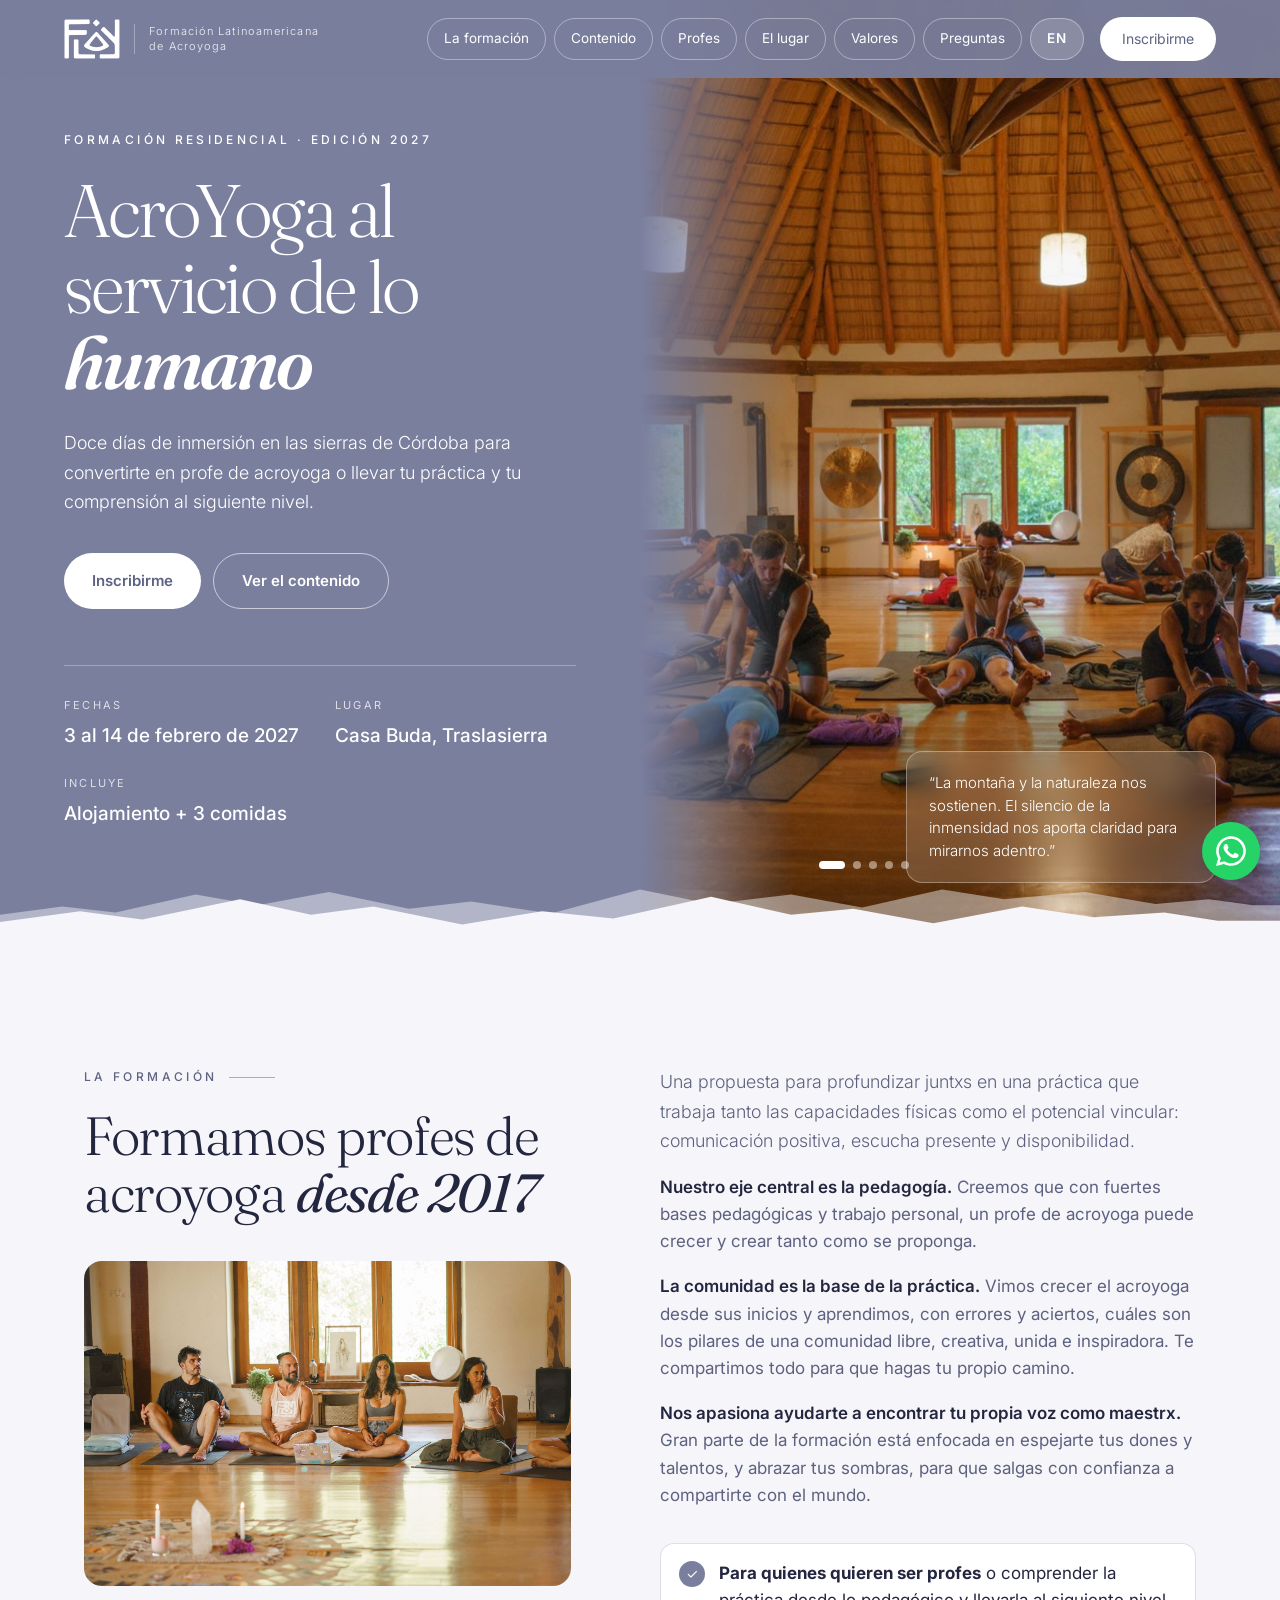
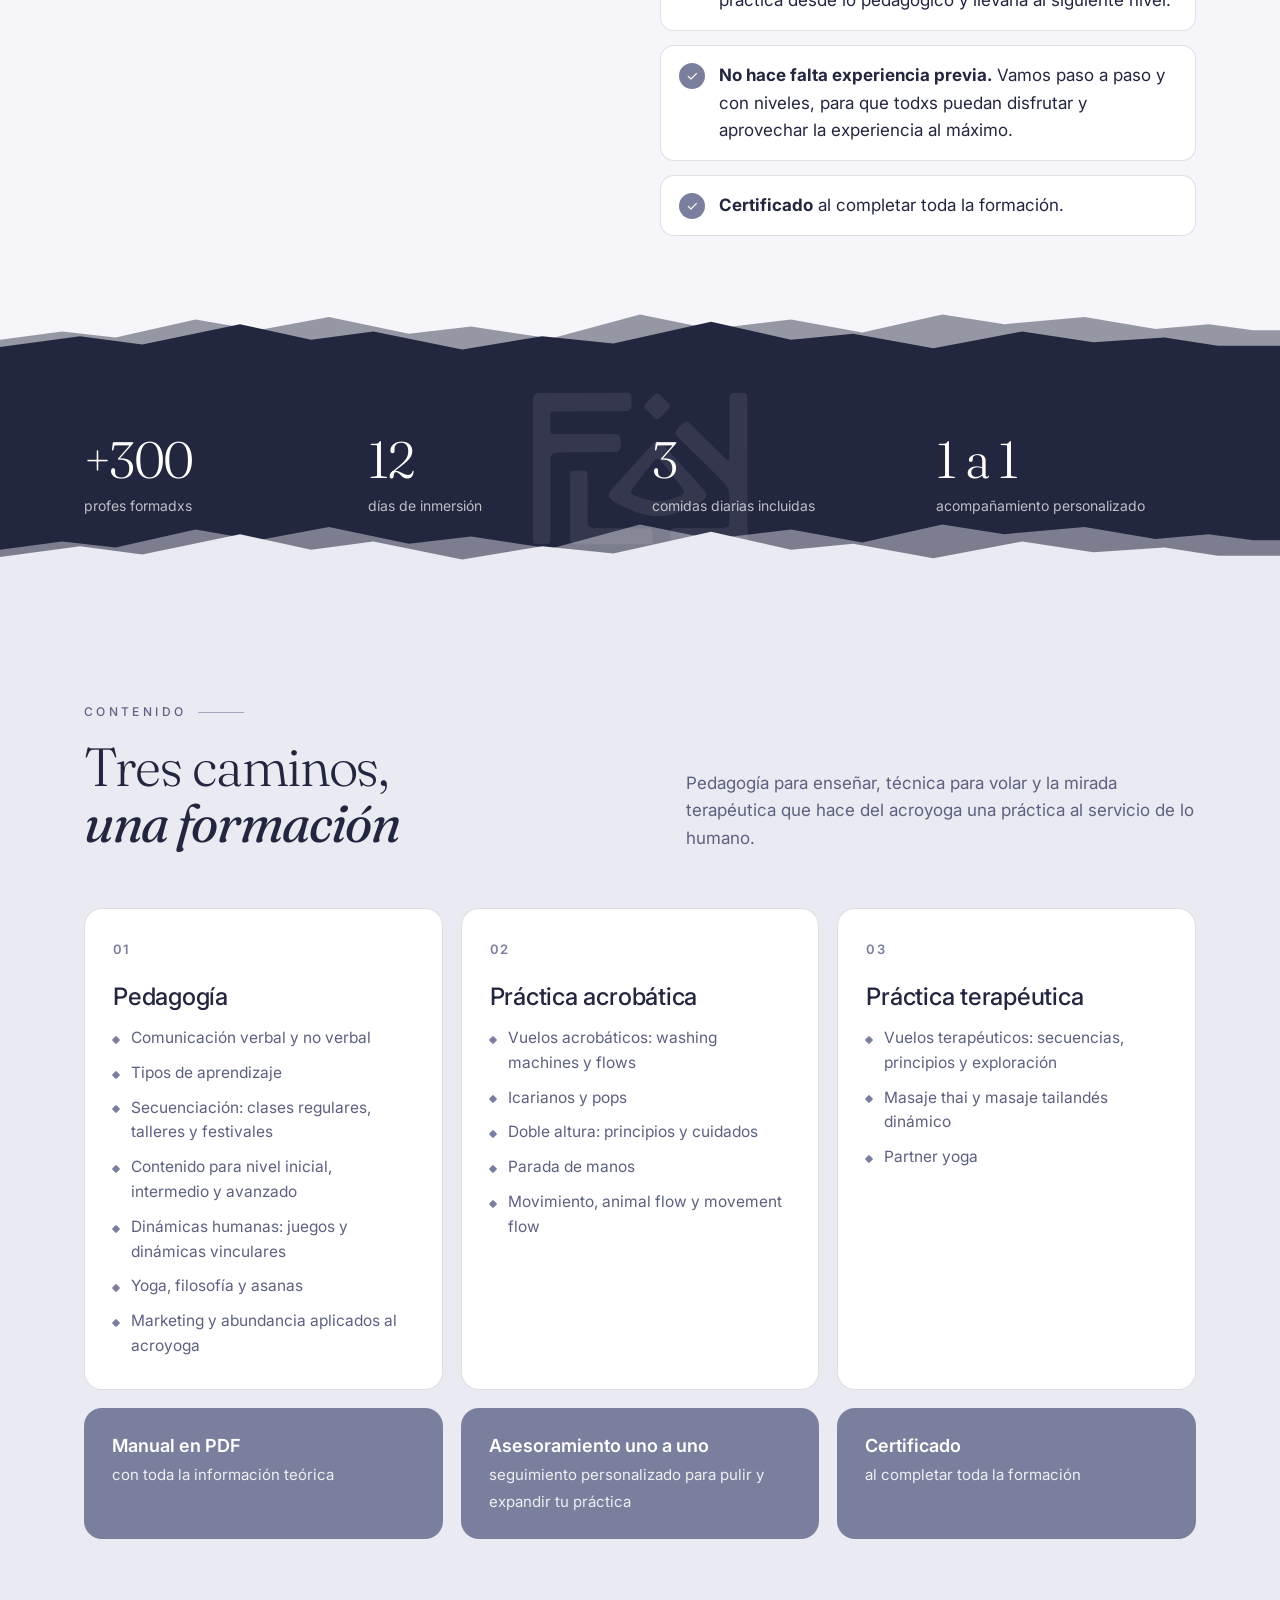
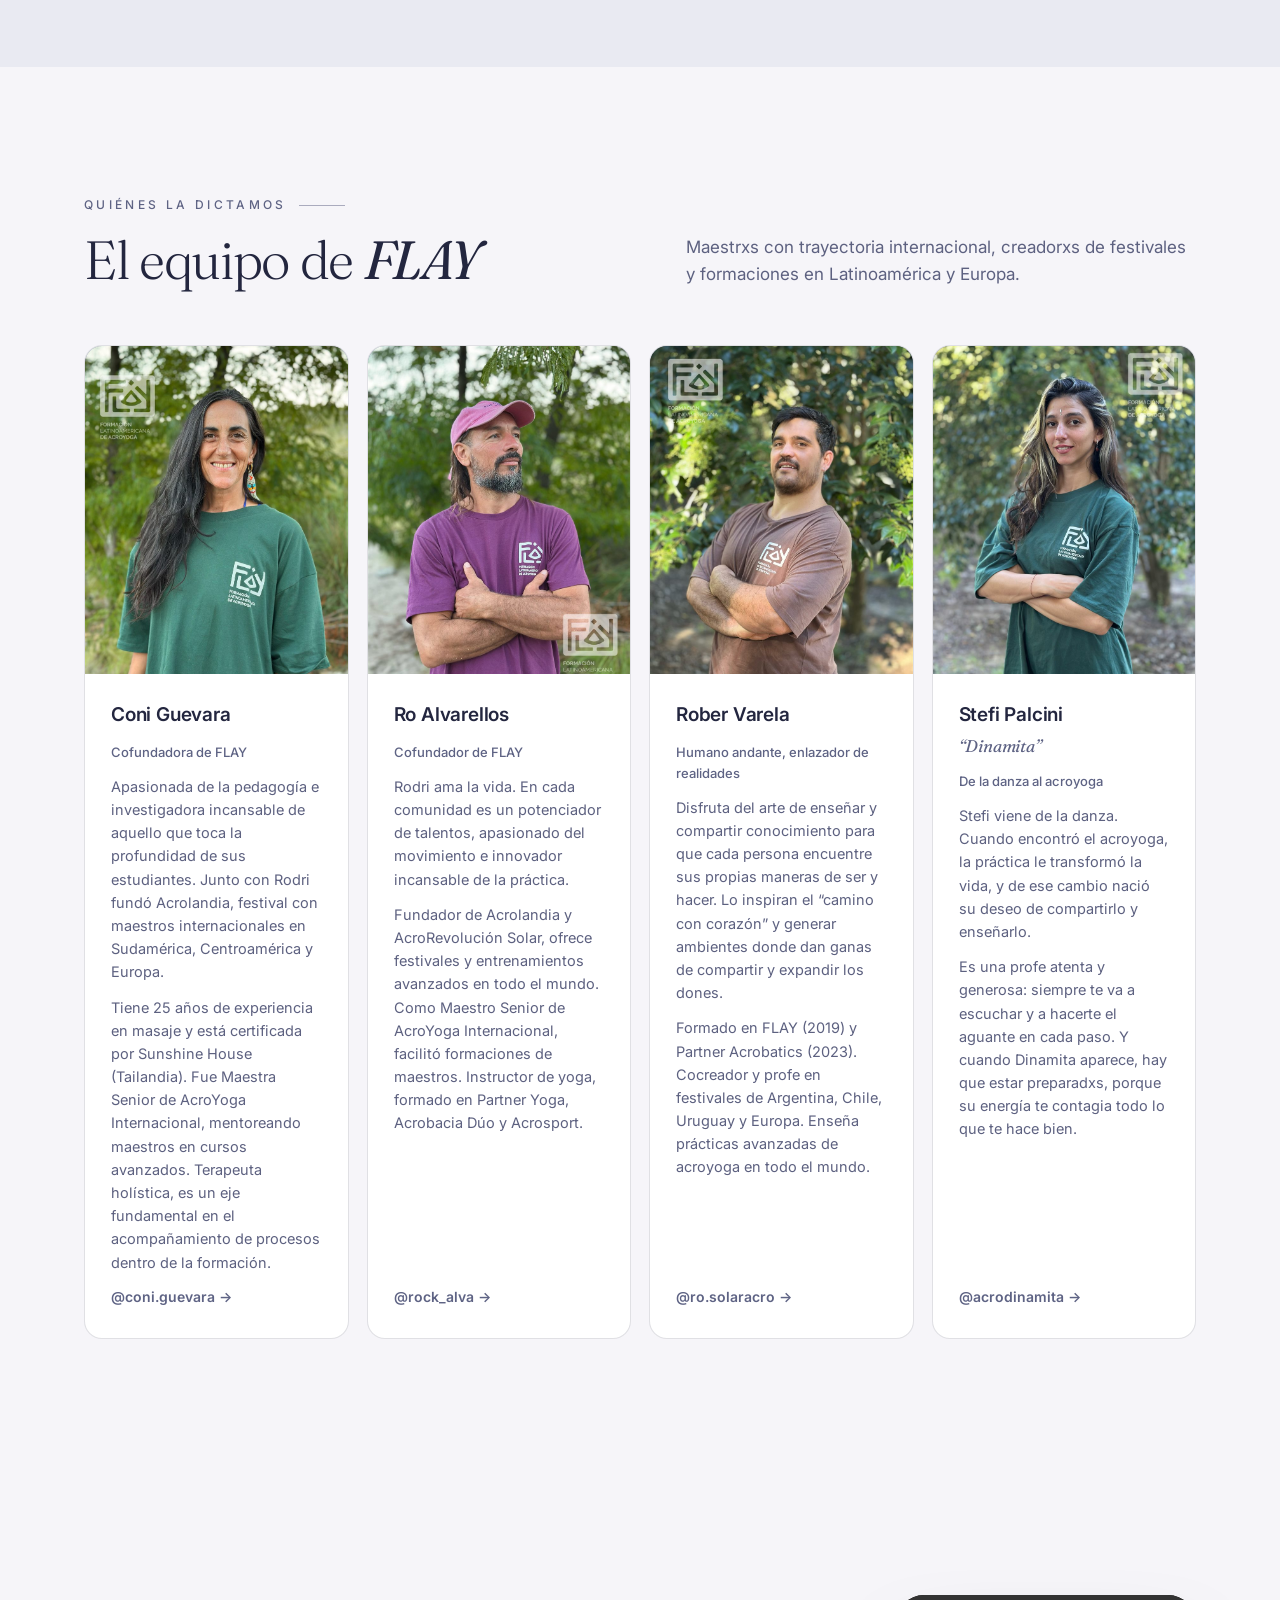
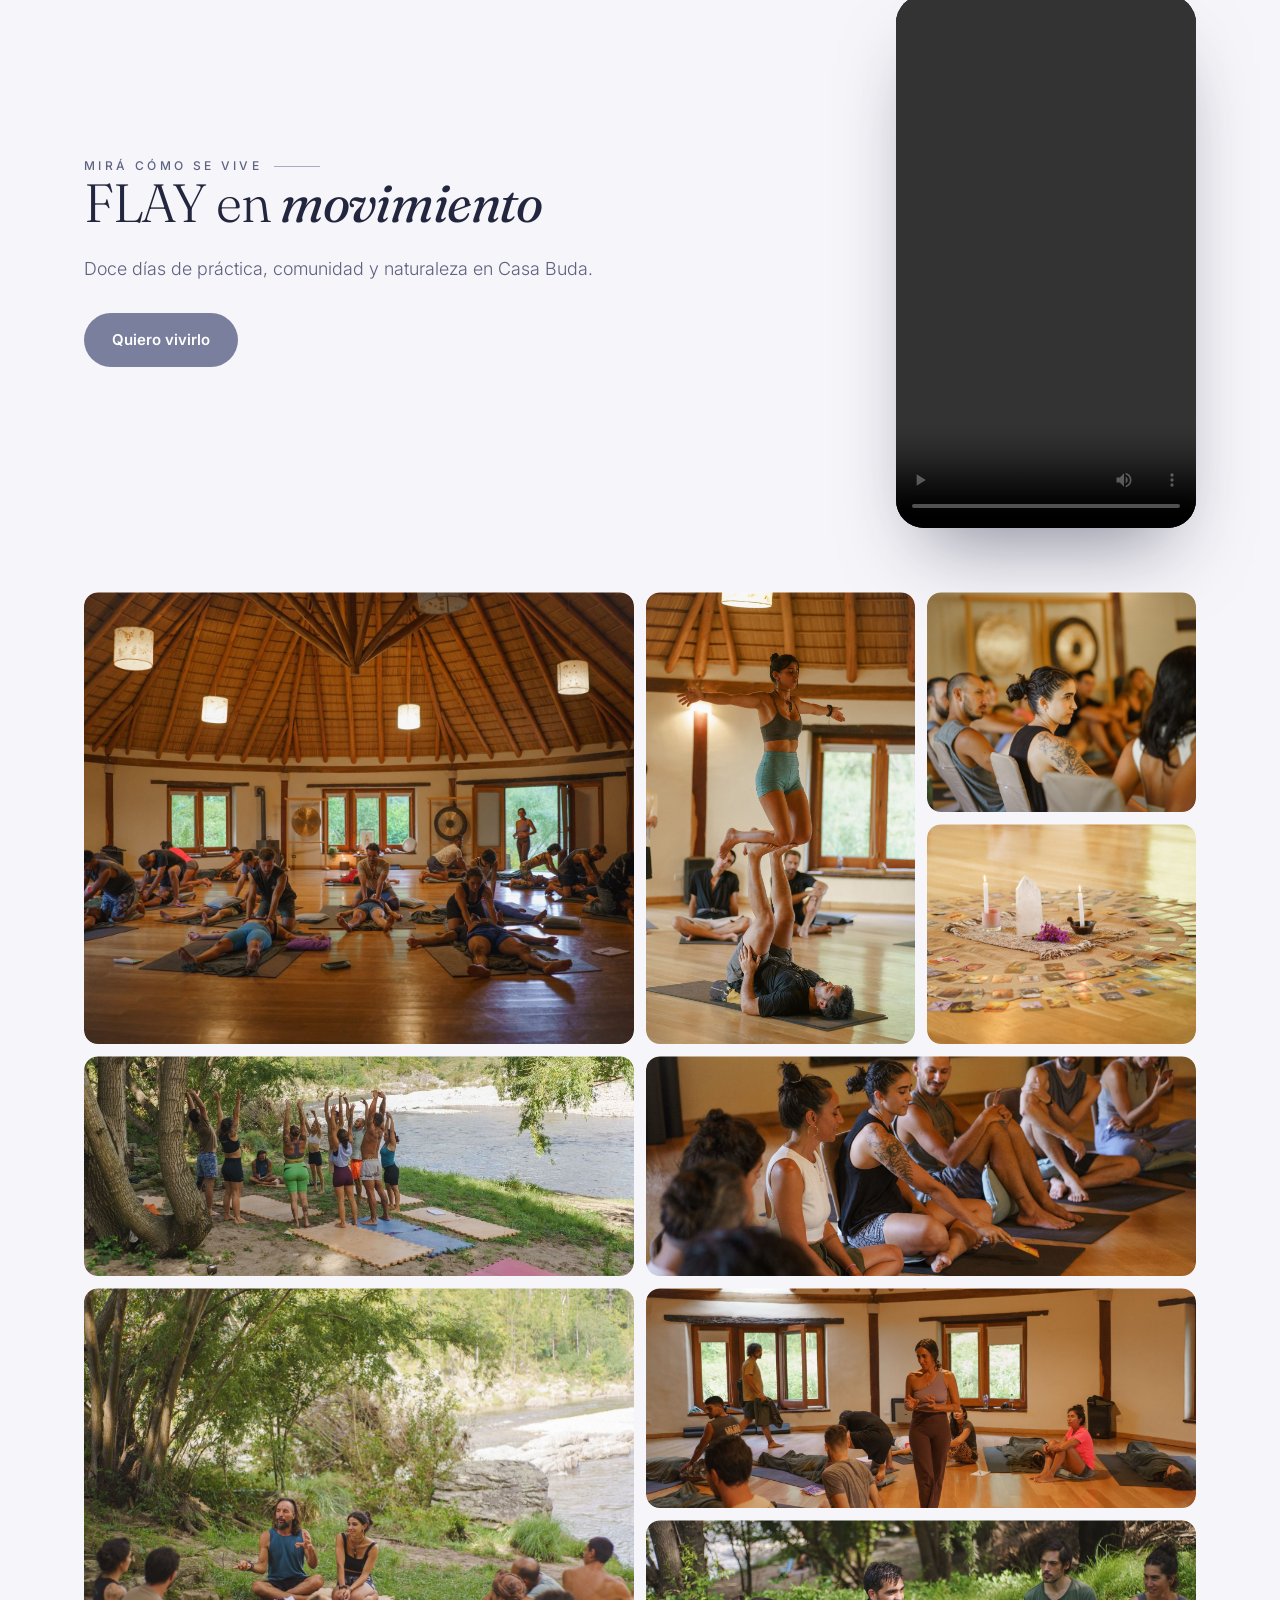
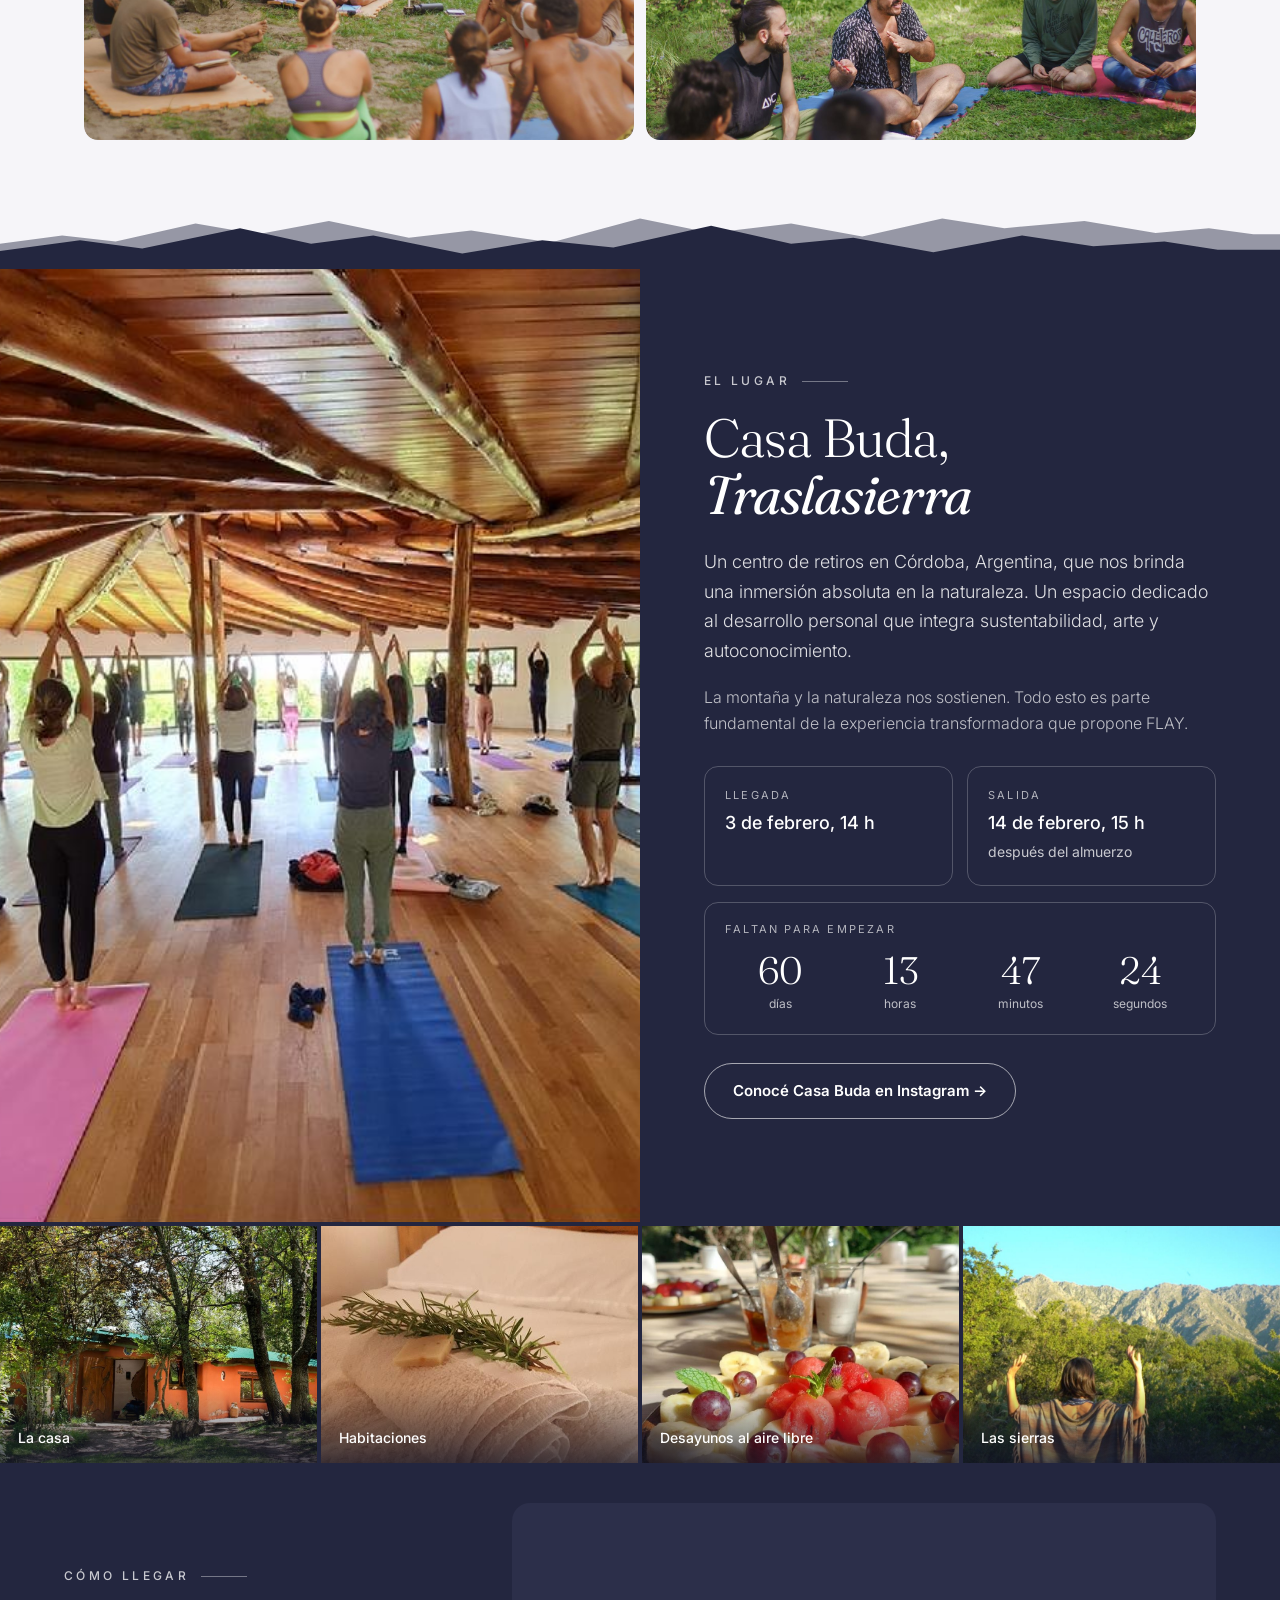
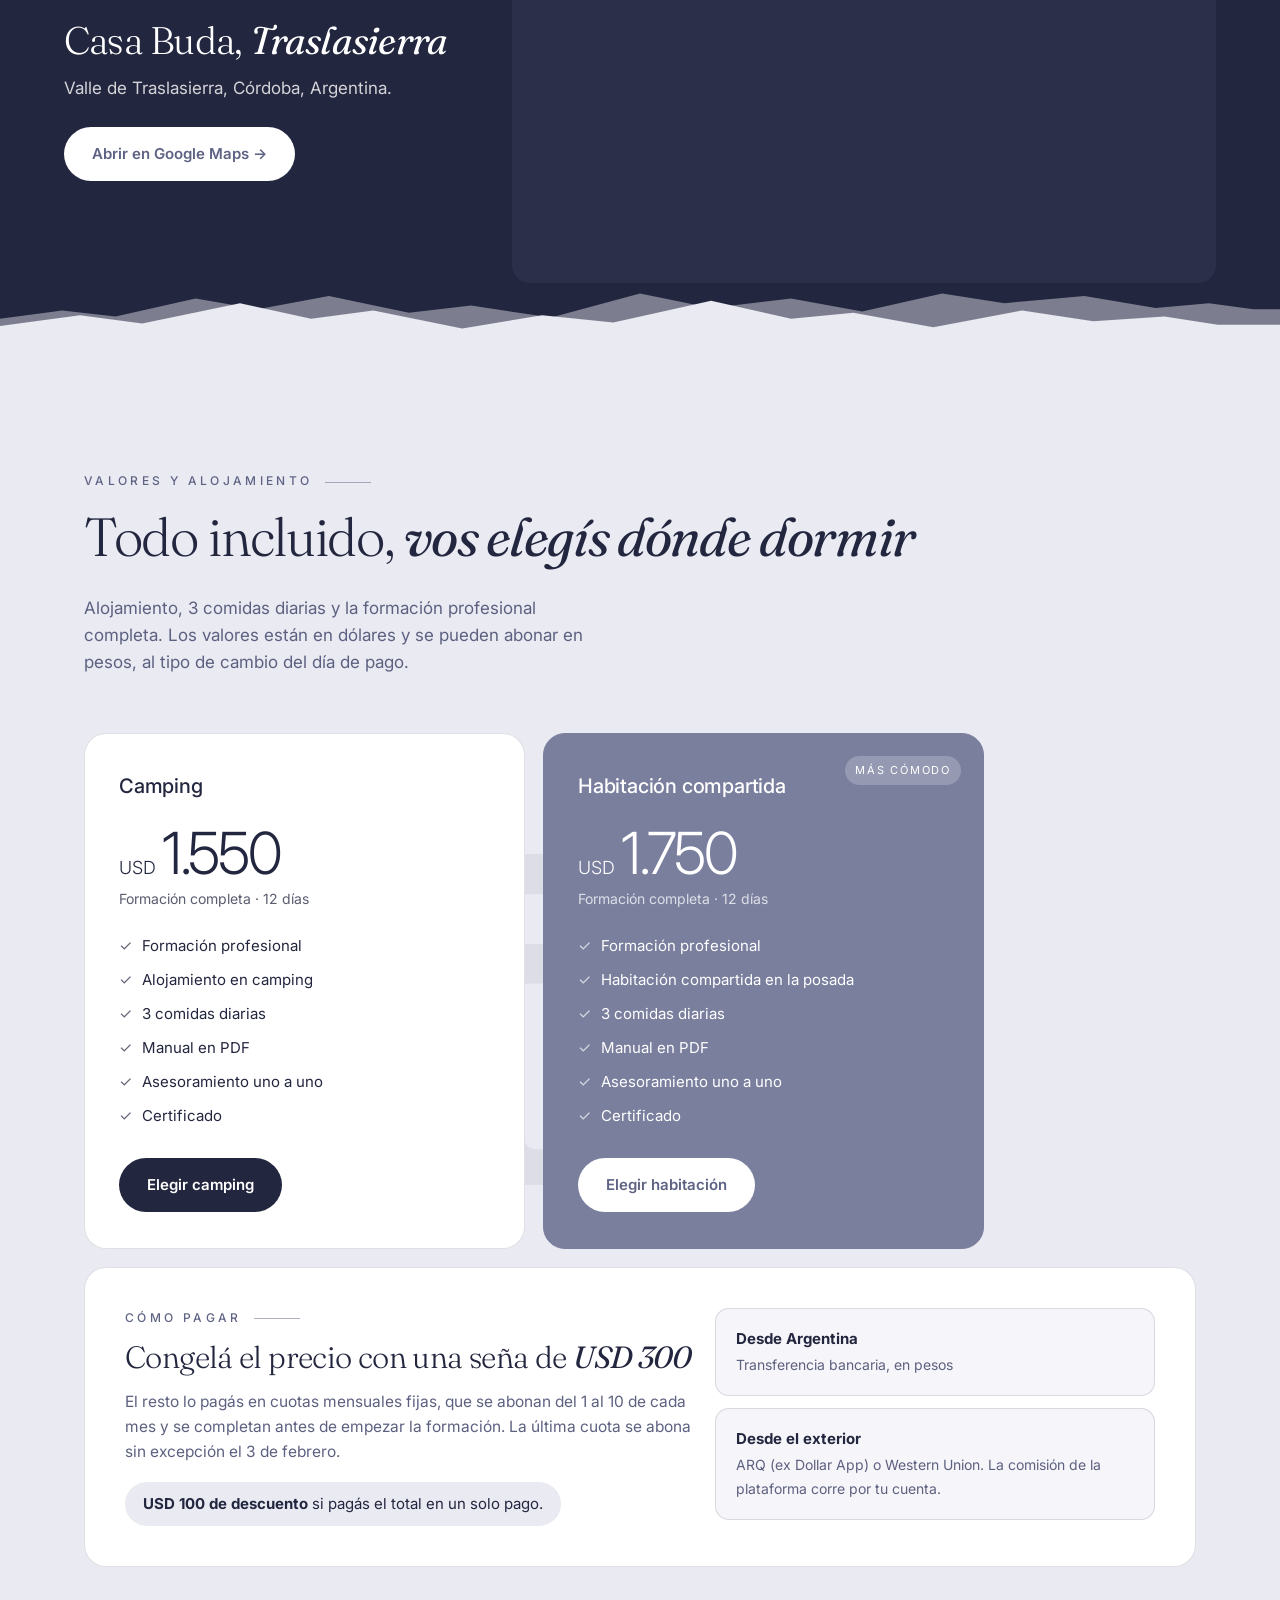
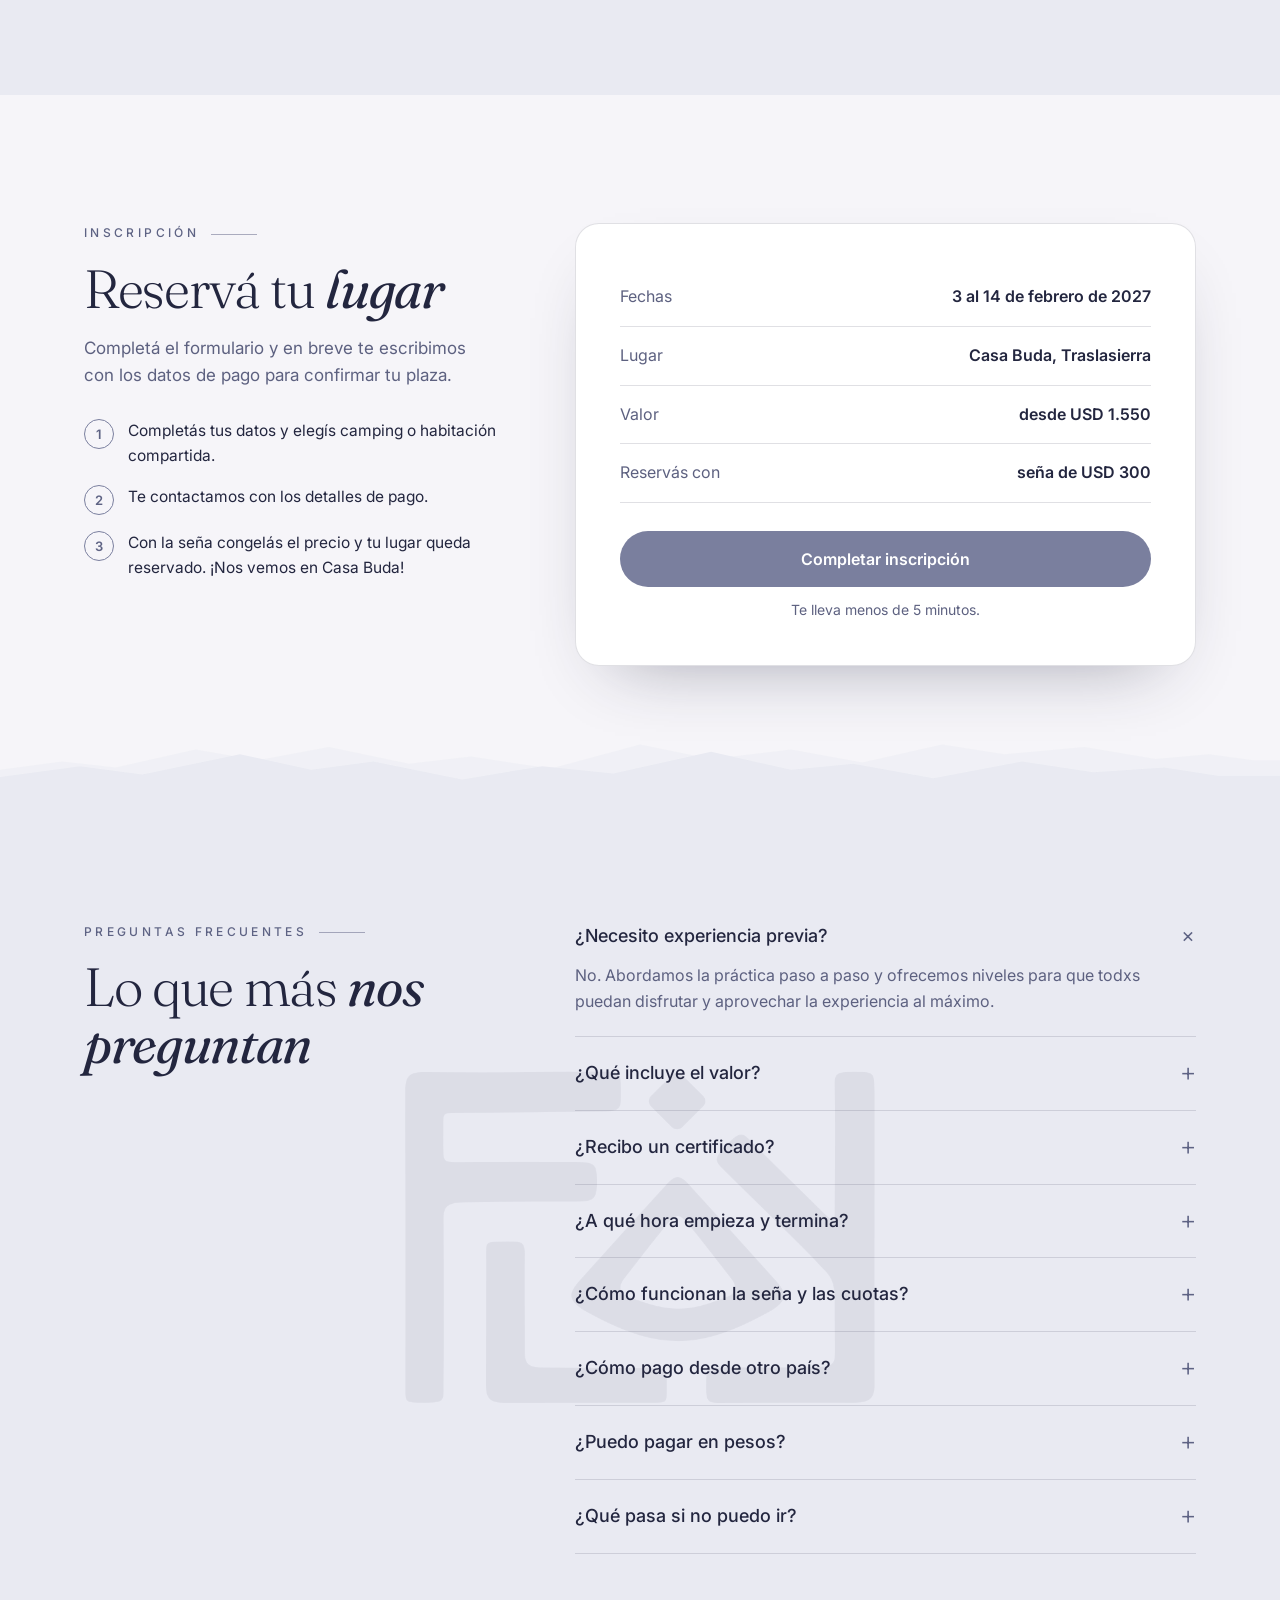
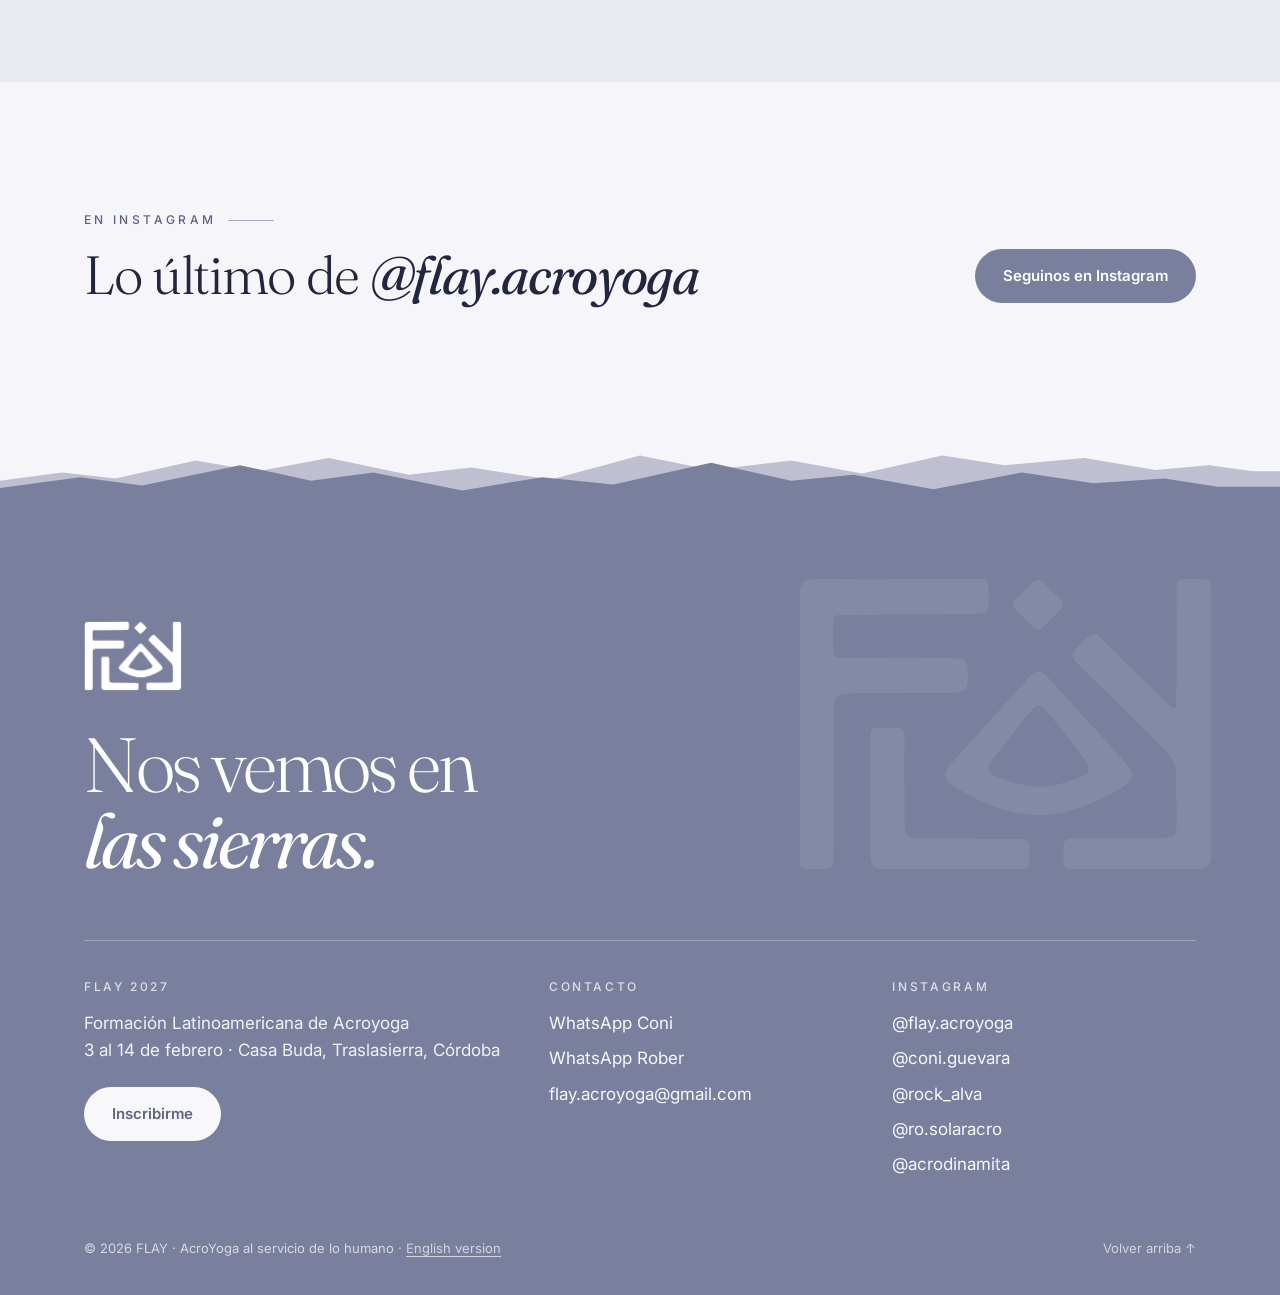
<file: index.html>
<!doctype html>
<html lang="es">
<head>
<meta charset="utf-8">
<meta name="viewport" content="width=device-width, initial-scale=1">
<title>FLAY · Formación Latinoamericana de Acroyoga</title>
<meta name="description" content="FLAY 2027: formación residencial de acroyoga del 3 al 14 de febrero en Casa Buda, Traslasierra (Córdoba). Alojamiento, 3 comidas diarias y formación profesional.">
<meta property="og:title" content="FLAY · Formación Latinoamericana de Acroyoga 2027">
<meta property="og:description" content="Formación residencial · 3 al 14 de febrero 2027 · Casa Buda, Traslasierra, Córdoba">
<meta property="og:image" content="https://flayacroyoga.com/img/compartir.png">
<meta property="og:image:width" content="1200">
<meta property="og:image:height" content="630">
<meta name="twitter:card" content="summary_large_image">
<meta name="theme-color" content="#7A7F9E">
<meta name="google-site-verification" content="_2nL7N8CjwOzQUCBJGz1utmtpHybz0C7o95kpiwSbP8">
<link rel="canonical" href="https://flayacroyoga.com/">
<link rel="alternate" hreflang="es" href="https://flayacroyoga.com/">
<link rel="alternate" hreflang="en" href="https://flayacroyoga.com/en/">
<meta property="og:url" content="https://flayacroyoga.com/">
<meta property="og:type" content="website">
<link rel="icon" href="img/logo.png">
<link rel="preconnect" href="https://fonts.googleapis.com">
<link rel="preconnect" href="https://fonts.gstatic.com" crossorigin>
<link href="https://fonts.googleapis.com/css2?family=Fraunces:ital,opsz,wght@0,9..144,300;0,9..144,400;1,9..144,300;1,9..144,400&family=Inter:wght@200;300;400;500;600&display=swap" rel="stylesheet">
<link rel="stylesheet" href="styles.css?v=30">
</head>
<body>

<!-- ===== INTRO CON LOGO ===== -->
<div class="splash" id="splash" aria-hidden="true">
  <div class="splash-logo"><img src="img/logo.png" alt=""></div>
  <div class="splash-txt">Formación Latinoamericana de Acroyoga</div>
</div>
<script>
  // la intro con el logo se ve una sola vez por visita
  try {
    if (sessionStorage.getItem("flay-intro") || matchMedia("(prefers-reduced-motion: reduce)").matches) document.getElementById("splash").classList.add("skip");
    else { sessionStorage.setItem("flay-intro", "1"); document.documentElement.classList.add("splashing"); }
  } catch (e) { document.getElementById("splash").classList.add("skip"); }
</script>

<!-- forma de montañas (se reutiliza entre secciones) -->
<svg width="0" height="0" style="position:absolute" aria-hidden="true">
  <symbol id="sierra" viewBox="0 0 1440 100" preserveAspectRatio="none">
    <path opacity=".45" d="M0 100V58l70-14 60 10 90-30 70 18 80-22 90 28 70-12 90 20 100-40 80 24 90-16 80 22 90-30 70 16 90-12 80 20 60-8 50 10H1440V100z"/>
    <path d="M0 100V70l90-18 70 14 110-34 80 26 70-14 100 30 90-22 80 12 110-36 90 30 70-10 90 24 100-28 80 18 80-8 60 14H1440V100z"/>
  </symbol>
</svg>

<!-- ===== NAV ===== -->
<header class="nav" id="nav">
  <div class="wrap">
    <a class="brand" href="#top"><img src="img/logo.png" alt="FLAY"><span>Formación Latinoamericana<br>de Acroyoga</span></a>
    <button class="burger" id="burger" aria-label="Abrir menú"><span></span><span></span><span></span></button>
    <ul class="menu" id="menu">
      <li><a href="#formacion">La formación</a></li>
      <li><a href="#contenido">Contenido</a></li>
      <li><a href="#profes">Profes</a></li>
      <li><a href="#lugar">El lugar</a></li>
      <li><a href="#valores">Valores</a></li>
      <li><a href="#preguntas">Preguntas</a></li>
      <li><a class="lang" href="en/" hreflang="en" lang="en" title="View in English">EN</a></li>
      <li><a class="btn btn-white" href="#inscripcion">Inscribirme</a></li>
    </ul>
  </div>
</header>

<!-- ===== HERO ===== -->
<section class="hero" id="top">
  <div class="txt">
    <div class="kicker">Formación residencial · Edición 2027</div>
    <h1>AcroYoga al servicio de lo <b>humano</b></h1>
    <p class="lead">Doce días de inmersión en las sierras de Córdoba para convertirte en profe de acroyoga o llevar tu práctica y tu comprensión al siguiente nivel.</p>
    <div class="ctas">
      <a class="btn btn-white" href="#inscripcion">Inscribirme</a>
      <a class="btn btn-ghost" href="#contenido">Ver el contenido</a>
    </div>
    <div class="facts">
      <div><small>Fechas</small><b>3 al 14 de febrero de 2027</b></div>
      <div><small>Lugar</small><b>Casa Buda, Traslasierra</b></div>
      <div><small>Incluye</small><b>Alojamiento + 3 comidas</b></div>
    </div>
  </div>
  <div class="pic slides" id="slides">
    <img class="on" src="img/nuevas/flay-2534.jpg" alt="Clase en el salón circular de Casa Buda">
    <img data-src="img/sierras.jpg" alt="Pareja haciendo acroyoga en las sierras de Córdoba">
    <img data-src="img/nuevas/flay-2805.jpg" alt="Práctica de acroyoga en el parque de Casa Buda" style="object-position:50% 40%">
    <img data-src="img/nuevas/flay-2806.jpg" alt="Ronda junto al río">
    <img data-src="img/nuevas/flay-2494.jpg" alt="Vuelo de acroyoga en el salón" style="object-position:50% 30%">
    <div class="glass">“La montaña y la naturaleza nos sostienen. El silencio de la inmensidad nos aporta claridad para mirarnos adentro.”</div>
  </div>
</section>

<!-- ===== INTRO ===== -->
<section class="intro" id="formacion">
  <svg class="sierra" style="color:var(--paper)" viewBox="0 0 1440 100" preserveAspectRatio="none" aria-hidden="true"><use href="#sierra"/></svg>
  <div class="wrap grid">
    <div class="rv">
      <div class="kicker">La formación</div>
      <h2>Formamos profes de acroyoga <b>desde 2017</b></h2>
      <img class="team" src="img/nuevas/flay-2307.jpg" alt="Los profes de FLAY sentados al frente de la ronda en Casa Buda" loading="lazy" style="aspect-ratio:3/2;object-position:50% 40%">
    </div>
    <div class="rv">
      <div class="body">
        <p class="lead">Una propuesta para profundizar juntxs en una práctica que trabaja tanto las capacidades físicas como el potencial vincular: comunicación positiva, escucha presente y disponibilidad.</p>
        <p><b>Nuestro eje central es la pedagogía.</b> Creemos que con fuertes bases pedagógicas y trabajo personal, un profe de acroyoga puede crecer y crear tanto como se proponga.</p>
        <p><b>La comunidad es la base de la práctica.</b> Vimos crecer el acroyoga desde sus inicios y aprendimos, con errores y aciertos, cuáles son los pilares de una comunidad libre, creativa, unida e inspiradora. Te compartimos todo para que hagas tu propio camino.</p>
        <p><b>Nos apasiona ayudarte a encontrar tu propia voz como maestrx.</b> Gran parte de la formación está enfocada en espejarte tus dones y talentos, y abrazar tus sombras, para que salgas con confianza a compartirte con el mundo.</p>
      </div>
      <ul class="checks">
        <li><i>✓</i><div><b>Para quienes quieren ser profes</b> o comprender la práctica desde lo pedagógico y llevarla al siguiente nivel.</div></li>
        <li><i>✓</i><div><b>No hace falta experiencia previa.</b> Vamos paso a paso y con niveles, para que todxs puedan disfrutar y aprovechar la experiencia al máximo.</div></li>
        <li><i>✓</i><div><b>Certificado</b> al completar toda la formación.</div></li>
      </ul>
    </div>
  </div>
</section>

<!-- ===== STATS ===== -->
<div class="stats motif">
  <svg class="sierra" style="color:var(--ink)" viewBox="0 0 1440 100" preserveAspectRatio="none" aria-hidden="true"><use href="#sierra"/></svg>
  <div class="wrap row">
    <div class="rv"><b data-count="300" data-prefix="+">+300</b><span>profes formadxs</span></div>
    <div class="rv"><b data-count="12">12</b><span>días de inmersión</span></div>
    <div class="rv"><b data-count="3">3</b><span>comidas diarias incluidas</span></div>
    <div class="rv"><b>1 a 1</b><span>acompañamiento personalizado</span></div>
  </div>
</div>

<!-- ===== CONTENIDO ===== -->
<section class="vivir" id="contenido">
  <svg class="sierra" style="color:var(--lav-soft)" viewBox="0 0 1440 100" preserveAspectRatio="none" aria-hidden="true"><use href="#sierra"/></svg>
  <div class="wrap">
    <div class="head rv">
      <div><div class="kicker">Contenido</div><h2>Tres caminos,<br><b>una formación</b></h2></div>
      <p>Pedagogía para enseñar, técnica para volar y la mirada terapéutica que hace del acroyoga una práctica al servicio de lo humano.</p>
    </div>
    <div class="cards pillars">
      <div class="card rv">
        <div class="n">01</div><h3>Pedagogía</h3>
        <ul>
          <li>Comunicación verbal y no verbal</li>
          <li>Tipos de aprendizaje</li>
          <li>Secuenciación: clases regulares, talleres y festivales</li>
          <li>Contenido para nivel inicial, intermedio y avanzado</li>
          <li>Dinámicas humanas: juegos y dinámicas vinculares</li>
          <li>Yoga, filosofía y asanas</li>
          <li>Marketing y abundancia aplicados al acroyoga</li>
        </ul>
      </div>
      <div class="card rv">
        <div class="n">02</div><h3>Práctica acrobática</h3>
        <ul>
          <li>Vuelos acrobáticos: washing machines y flows</li>
          <li>Icarianos y pops</li>
          <li>Doble altura: principios y cuidados</li>
          <li>Parada de manos</li>
          <li>Movimiento, animal flow y movement flow</li>
        </ul>
      </div>
      <div class="card rv">
        <div class="n">03</div><h3>Práctica terapéutica</h3>
        <ul>
          <li>Vuelos terapéuticos: secuencias, principios y exploración</li>
          <li>Masaje thai y masaje tailandés dinámico</li>
          <li>Partner yoga</li>
        </ul>
      </div>
    </div>
    <div class="includes rv">
      <div><b>Manual en PDF</b><span>con toda la información teórica</span></div>
      <div><b>Asesoramiento uno a uno</b><span>seguimiento personalizado para pulir y expandir tu práctica</span></div>
      <div><b>Certificado</b><span>al completar toda la formación</span></div>
    </div>
  </div>
</section>

<!-- ===== PROFES ===== -->
<section class="profes" id="profes">
  <div class="wrap">
    <div class="head rv">
      <div><div class="kicker">Quiénes la dictamos</div><h2>El equipo de <b>FLAY</b></h2></div>
      <p>Maestrxs con trayectoria internacional, creadorxs de festivales y formaciones en Latinoamérica y Europa.</p>
    </div>
    <div class="cards profes-grid">
      <article class="profe rv">
        <img class="ph" src="img/profes/coni.jpg" alt="Coni Guevara" loading="lazy">
        <div class="bd">
          <h3>Coni Guevara</h3>
          <div class="role">Cofundadora de FLAY</div>
          <p>Apasionada de la pedagogía e investigadora incansable de aquello que toca la profundidad de sus estudiantes. Junto con Rodri fundó Acrolandia, festival con maestros internacionales en Sudamérica, Centroamérica y Europa.</p>
          <p>Tiene 25 años de experiencia en masaje y está certificada por Sunshine House (Tailandia). Fue Maestra Senior de AcroYoga Internacional, mentoreando maestros en cursos avanzados. Terapeuta holística, es un eje fundamental en el acompañamiento de procesos dentro de la formación.</p>
          <a class="ig" href="https://www.instagram.com/coni.guevara/" target="_blank" rel="noopener">@coni.guevara →</a>
        </div>
      </article>
      <article class="profe rv">
        <img class="ph" src="img/profes/ro.jpg" alt="Ro Alvarellos" loading="lazy">
        <div class="bd">
          <h3>Ro Alvarellos</h3>
          <div class="role">Cofundador de FLAY</div>
          <p>Rodri ama la vida. En cada comunidad es un potenciador de talentos, apasionado del movimiento e innovador incansable de la práctica.</p>
          <p>Fundador de Acrolandia y AcroRevolución Solar, ofrece festivales y entrenamientos avanzados en todo el mundo. Como Maestro Senior de AcroYoga Internacional, facilitó formaciones de maestros. Instructor de yoga, formado en Partner Yoga, Acrobacia Dúo y Acrosport.</p>
          <a class="ig" href="https://www.instagram.com/rock_alva/" target="_blank" rel="noopener">@rock_alva →</a>
        </div>
      </article>
      <article class="profe rv">
        <img class="ph" src="img/profes/robert.jpg" alt="Rober Varela" loading="lazy">
        <div class="bd">
          <h3>Rober Varela</h3>
          <div class="role">Humano andante, enlazador de realidades</div>
          <p>Disfruta del arte de enseñar y compartir conocimiento para que cada persona encuentre sus propias maneras de ser y hacer. Lo inspiran el “camino con corazón” y generar ambientes donde dan ganas de compartir y expandir los dones.</p>
          <p>Formado en FLAY (2019) y Partner Acrobatics (2023). Cocreador y profe en festivales de Argentina, Chile, Uruguay y Europa. Enseña prácticas avanzadas de acroyoga en todo el mundo.</p>
          <a class="ig" href="https://www.instagram.com/ro.solaracro/" target="_blank" rel="noopener">@ro.solaracro →</a>
        </div>
      </article>
      <article class="profe rv">
        <img class="ph" src="img/profes/stefi.jpg" alt="Stefi Palcini" loading="lazy">
        <div class="bd">
          <h3>Stefi Palcini <span class="apodo">“Dinamita”</span></h3>
          <div class="role">De la danza al acroyoga</div>
          <p>Stefi viene de la danza. Cuando encontró el acroyoga, la práctica le transformó la vida, y de ese cambio nació su deseo de compartirlo y enseñarlo.</p>
          <p>Es una profe atenta y generosa: siempre te va a escuchar y a hacerte el aguante en cada paso. Y cuando Dinamita aparece, hay que estar preparadxs, porque su energía te contagia todo lo que te hace bien.</p>
          <a class="ig" href="https://www.instagram.com/acrodinamita/" target="_blank" rel="noopener">@acrodinamita →</a>
        </div>
      </article>
    </div>
  </div>
</section>

<!-- ===== VIDEO ===== -->
<section class="video">
  <div class="wrap vgrid">
    <div class="rv">
      <div class="kicker" style="color:var(--lav-deep)">Mirá cómo se vive</div>
      <h2>FLAY en <b>movimiento</b></h2>
      <p class="lead" style="color:var(--muted);margin-top:22px">Doce días de práctica, comunidad y naturaleza en Casa Buda.</p>
      <a class="btn btn-lav" href="#inscripcion" style="margin-top:30px">Quiero vivirlo</a>
    </div>
    <div class="vbox rv">
      <video id="vid" src="video/flay.mp4#t=0.5" preload="metadata" playsinline controls></video>
    </div>
  </div>
</section>

<!-- ===== GALERÍA ===== -->
<section class="galeria">
  <div class="wrap">
    <div class="mosaic rv">
      <img class="w2 h2" src="img/nuevas/flay-2534.jpg" alt="Clase en el salón circular de Casa Buda" loading="lazy">
      <img class="h2" src="img/nuevas/flay-2494.jpg" alt="Vuelo de acroyoga en el salón de Casa Buda" loading="lazy" style="object-position:50% 30%">
      <img src="img/nuevas/flay-2347.jpg" alt="Participantes escuchando en ronda" loading="lazy">
      <img src="img/nuevas/flay-2359.jpg" alt="Altar con velas y cartas en el centro de la ronda" loading="lazy">
      <img class="w2" src="img/rio.jpg" alt="Práctica grupal junto al río" loading="lazy" style="object-position:50% 25%">
      <img class="w2" src="img/nuevas/flay-2395.jpg" alt="Ronda de participantes en el salón" loading="lazy">
      <img class="w2 h2" src="img/nuevas/flay-2806.jpg" alt="Ronda junto al río" loading="lazy">
      <img class="w2" src="img/nuevas/flay-2553.jpg" alt="Clase en el salón de Casa Buda" loading="lazy">
      <img class="w2" src="img/nuevas/flay-2708.jpg" alt="Ronda de charla al aire libre" loading="lazy">
    </div>
  </div>
</section>

<!-- ===== LUGAR ===== -->
<section class="lugar" id="lugar">
  <svg class="sierra" style="color:var(--ink)" viewBox="0 0 1440 100" preserveAspectRatio="none" aria-hidden="true"><use href="#sierra"/></svg>
  <div class="grid">
    <div class="pic"><img src="img/buda/salon.jpg" alt="El salón de práctica de Casa Buda, con techo de madera y ventanales al monte" loading="lazy"></div>
    <div class="txt rv">
      <div class="kicker">El lugar</div>
      <h2>Casa Buda, <b>Traslasierra</b></h2>
      <p class="lead">Un centro de retiros en Córdoba, Argentina, que nos brinda una inmersión absoluta en la naturaleza. Un espacio dedicado al desarrollo personal que integra sustentabilidad, arte y autoconocimiento.</p>
      <p class="quiet">La montaña y la naturaleza nos sostienen. Todo esto es parte fundamental de la experiencia transformadora que propone FLAY.</p>
      <div class="stay">
        <div><small>Llegada</small><b>3 de febrero, 14 h</b></div>
        <div><small>Salida</small><b>14 de febrero, 15 h</b><span>después del almuerzo</span></div>
      </div>
      <div class="count" id="count" data-to="2027-02-03T14:00:00-03:00">
        <small>Faltan para empezar</small>
        <div class="count-row">
          <div><b data-u="d">--</b><span>días</span></div>
          <div><b data-u="h">--</b><span>horas</span></div>
          <div><b data-u="m">--</b><span>minutos</span></div>
          <div><b data-u="s">--</b><span>segundos</span></div>
        </div>
      </div>
      <a class="btn btn-ghost" href="https://www.instagram.com/casabuda_traslasierra/" target="_blank" rel="noopener" style="margin-top:28px;align-self:flex-start">Conocé Casa Buda en Instagram →</a>
    </div>
  </div>
  <div class="buda">
    <figure class="rv"><img src="img/buda/casa.jpg" alt="La casa de Casa Buda entre los árboles" loading="lazy"><figcaption>La casa</figcaption></figure>
    <figure class="rv"><img src="img/buda/habitacion.jpg" alt="Habitación de la posada" loading="lazy"><figcaption>Habitaciones</figcaption></figure>
    <figure class="rv"><img src="img/buda/frutas.jpg" alt="Desayuno con frutas al aire libre" loading="lazy"><figcaption>Desayunos al aire libre</figcaption></figure>
    <figure class="rv"><img src="img/buda/sierras.jpg" alt="Vista de las sierras de Traslasierra desde Casa Buda" loading="lazy"><figcaption>Las sierras</figcaption></figure>
  </div>
  <div class="mapa">
    <div class="mapa-txt rv">
      <div class="kicker">Cómo llegar</div>
      <h3>Casa Buda, <b>Traslasierra</b></h3>
      <p>Valle de Traslasierra, Córdoba, Argentina.</p>
      <a class="btn btn-white" href="https://www.google.com/maps/search/?api=1&query=Casa+Buda+Traslasierra" target="_blank" rel="noopener">Abrir en Google Maps →</a>
    </div>
    <div class="mapa-frame rv" id="mapaFrame" data-src="https://www.google.com/maps?q=Casa+Buda+Traslasierra&z=11&output=embed"></div>
  </div>
</section>

<!-- ===== VALORES ===== -->
<section class="valores motif" id="valores">
  <svg class="sierra" style="color:var(--lav-soft)" viewBox="0 0 1440 100" preserveAspectRatio="none" aria-hidden="true"><use href="#sierra"/></svg>
  <div class="wrap">
    <div class="head rv">
      <div><div class="kicker">Valores y alojamiento</div><h2>Todo incluido, <b>vos elegís dónde dormir</b></h2></div>
      <p>Alojamiento, 3 comidas diarias y la formación profesional completa. Los valores están en dólares y se pueden abonar en pesos, al tipo de cambio del día de pago.</p>
    </div>
    <div class="prices">
      <div class="price rv">
        <h3>Camping</h3>
        <div class="amt"><small>USD</small>1.550</div>
        <div class="muted">Formación completa · 12 días</div>
        <ul><li>Formación profesional</li><li>Alojamiento en camping</li><li>3 comidas diarias</li><li>Manual en PDF</li><li>Asesoramiento uno a uno</li><li>Certificado</li></ul>
        <a class="btn btn-ink" href="#inscripcion" data-plan="camping">Elegir camping</a>
      </div>
      <div class="price feat rv">
        <span class="tag">Más cómodo</span>
        <h3>Habitación compartida</h3>
        <div class="amt"><small>USD</small>1.750</div>
        <div class="muted">Formación completa · 12 días</div>
        <ul><li>Formación profesional</li><li>Habitación compartida en la posada</li><li>3 comidas diarias</li><li>Manual en PDF</li><li>Asesoramiento uno a uno</li><li>Certificado</li></ul>
        <a class="btn btn-white" href="#inscripcion" data-plan="posada">Elegir habitación</a>
      </div>
    </div>

    <div class="plan rv">
      <div class="plan-main">
        <div class="kicker" style="color:var(--lav-deep)">Cómo pagar</div>
        <h3>Congelá el precio con una seña de <b>USD 300</b></h3>
        <p>El resto lo pagás en cuotas mensuales fijas, que se abonan del 1 al 10 de cada mes y se completan antes de empezar la formación. La última cuota se abona sin excepción el 3 de febrero.</p>
        <div class="disc"><b>USD 100 de descuento</b> si pagás el total en un solo pago.</div>
      </div>
      <div class="pay">
        <div><b>Desde Argentina</b><span>Transferencia bancaria, en pesos</span></div>
        <div><b>Desde el exterior</b><span>ARQ (ex Dollar App) o Western Union. La comisión de la plataforma corre por tu cuenta.</span></div>
      </div>
    </div>
  </div>
</section>

<!-- ===== INSCRIPCIÓN ===== -->
<section class="inscripcion" id="inscripcion">
  <div class="wrap grid">
    <div class="side rv">
      <div class="kicker">Inscripción</div>
      <h2>Reservá tu <b>lugar</b></h2>
      <p>Completá el formulario y en breve te escribimos con los datos de pago para confirmar tu plaza.</p>
      <ol class="steps">
        <li>Completás tus datos y elegís camping o habitación compartida.</li>
        <li>Te contactamos con los detalles de pago.</li>
        <li>Con la seña congelás el precio y tu lugar queda reservado. ¡Nos vemos en Casa Buda!</li>
      </ol>
    </div>

    <div class="cta-card rv">
      <div class="cta-row"><span>Fechas</span><b>3 al 14 de febrero de 2027</b></div>
      <div class="cta-row"><span>Lugar</span><b>Casa Buda, Traslasierra</b></div>
      <div class="cta-row"><span>Valor</span><b>desde USD 1.550</b></div>
      <div class="cta-row"><span>Reservás con</span><b>seña de USD 300</b></div>
      <button class="btn btn-lav submit" type="button" data-open>Completar inscripción</button>
      <p class="cta-note">Te lleva menos de 5 minutos.</p>
    </div>
  </div>
</section>

<!-- ===== VENTANA DE INSCRIPCIÓN ===== -->
<div class="modal" id="modal" aria-hidden="true">
  <div class="modal-bg" data-close></div>
  <div class="modal-panel" role="dialog" aria-modal="true" aria-labelledby="mTitle">
    <button class="modal-x" type="button" data-close aria-label="Cerrar">×</button>
    <div class="modal-head"><div class="kicker">Inscripción · FLAY 2027</div><h3 id="mTitle">Reservá tu <b>lugar</b></h3><p>Completá tus datos y te escribimos con los detalles de pago.</p></div>
      <form id="form" novalidate>
        <fieldset>
          <legend>Tus datos</legend>
          <div class="f2">
            <label class="fld"><span>Nombre y apellido <em>*</em></span><input type="text" name="nombre" required autocomplete="name"></label>
            <label class="fld"><span>Email <em>*</em></span><input type="email" name="email" required autocomplete="email"></label>
            <label class="fld"><span>WhatsApp <em>*</em></span><input type="tel" name="whatsapp" required autocomplete="tel" placeholder="+54 9 11 ..."></label>
            <label class="fld"><span>Instagram <em>*</em></span><input type="text" name="instagram" required placeholder="@usuario"></label>
            <label class="fld"><span>País <em>*</em></span><input type="text" name="pais" required autocomplete="country-name"></label>
            <label class="fld"><span>DNI o pasaporte <em>*</em></span><input type="text" name="documento" required></label>
          </div>
        </fieldset>

        <fieldset>
          <legend>Tu práctica</legend>
          <label class="fld"><span>¿Tenés experiencia previa en acroyoga? Contanos <em>*</em></span><textarea name="experiencia" required></textarea></label>
          <label class="fld"><span>¿Tenés alguna lesión? ¿Cuál?</span><textarea name="lesion" style="min-height:70px"></textarea></label>
          <label class="fld"><span>Contacto de emergencia (nombre y teléfono)</span><input type="text" name="emergencia"></label>
          <div class="q">¿Cómo te enteraste de la formación? <em>*</em></div>
          <div class="opts">
            <label class="opt"><input type="radio" name="enteraste" value="Redes Publicidad /  social media" required> Redes sociales</label>
            <label class="opt"><input type="radio" name="enteraste" value="Un amigx/ on the recommendation of a friend"> Me lo recomendó alguien</label>
            <label class="opt"><input type="radio" name="enteraste" value="Otro/ other"> Otro</label>
          </div>
          <label class="fld" style="margin-top:18px"><span>¿Te invitó alguien? Poné su nombre</span><input type="text" name="invito" placeholder="Nombre de quien te invitó (opcional)"></label>
        </fieldset>

        <fieldset>
          <legend>Tu lugar</legend>
          <div class="q">Alojamiento <em>*</em></div>
          <div class="opts">
            <label class="opt"><input type="radio" name="opcion" value="1550 USD Camping" data-plan="camping" required> <span><b>Camping</b> · USD 1.550</span></label>
            <label class="opt"><input type="radio" name="opcion" value="1750 USD Habitacion compartida" data-plan="posada"> <span><b>Habitación compartida</b> en la posada · USD 1.750</span></label>
          </div>
          <div class="q">¿Desde dónde pagás?</div>
          <div class="opts">
            <label class="opt"><input type="radio" name="origen" value="Desde argentina  // from argentina"> Desde Argentina</label>
            <label class="opt"><input type="radio" name="origen" value="Desde el extranjero    // Rest from the world"> Desde el exterior</label>
          </div>
          <div class="q">Medio de pago</div>
          <div class="opts">
            <label class="opt"><input type="radio" name="pago" value="transferencia bancaria (solo en argentina)"> Transferencia bancaria (solo Argentina)</label>
            <label class="opt"><input type="radio" name="pago" value="ARQ (ex dollar app) para pagos en cuotas desde el extranjero"> ARQ (ex Dollar App), en cuotas desde el exterior</label>
            <label class="opt"><input type="radio" name="pago" value="W. Union"> Western Union</label>
          </div>
        </fieldset>

        <fieldset>
          <legend>Comidas</legend>
          <div class="q">Restricciones alimentarias <em>*</em></div>
          <div class="opts">
            <label class="opt"><input type="radio" name="dieta" value="Ninguna/ non" required> Ninguna</label>
            <label class="opt"><input type="radio" name="dieta" value="Dieta vegetariana/ veggie"> Vegetariana</label>
            <label class="opt"><input type="radio" name="dieta" value="Dieta vegana/ vegan"> Vegana</label>
            <label class="opt"><input type="radio" name="dieta" value="Dieta sin gluten (en la cocina se manipulan Harinas)/ gluten free"> Sin gluten (en la cocina se manipulan harinas)</label>
          </div>
          <label class="fld"><span>¿Alguna otra alergia o intolerancia? <em>*</em></span><input type="text" name="alergias" required placeholder="Si no tenés, escribí “ninguna”"></label>
        </fieldset>

        <div class="legal">
          <b>Política de cancelación.</b> Si cancelás tu participación, el pago no es reembolsable. Si dejás de pagar las cuotas, lo abonado no se devuelve. La formación no es intercambiable por otra ni transferible a otra persona.
        </div>
        <label class="opt" style="margin-bottom:20px"><input type="checkbox" name="acepto" required> <span>Soy responsable de estar en condiciones físicas y psicológicas para este entrenamiento, y acepto la política de cancelación.</span></label>

        <button class="btn btn-lav submit" type="submit" id="sendBtn">Enviar inscripción</button>
        <p class="err" id="err">Revisá los campos marcados: faltan datos obligatorios.</p>
      </form>

      <div class="form-msg" id="formOk">
        <div class="ok">✓</div>
        <h3>¡Bienvenidx a FLAY!</h3>
        <p>Recibimos tu inscripción. Pronto te contactamos con los detalles de pago para reservar tu plaza.</p>
        <button class="btn btn-ink" type="button" data-close style="margin-top:26px">Volver a la web</button>
      </div>
  </div>
</div>

<!-- ===== FAQ ===== -->
<section class="faq motif" id="preguntas">
  <svg class="sierra" style="color:var(--lav-soft)" viewBox="0 0 1440 100" preserveAspectRatio="none" aria-hidden="true"><use href="#sierra"/></svg>
  <div class="wrap grid">
    <div class="rv"><div class="kicker">Preguntas frecuentes</div><h2>Lo que más <b>nos preguntan</b></h2></div>
    <div class="rv">
      <details open><summary>¿Necesito experiencia previa?</summary><p>No. Abordamos la práctica paso a paso y ofrecemos niveles para que todxs puedan disfrutar y aprovechar la experiencia al máximo.</p></details>
      <details><summary>¿Qué incluye el valor?</summary><p>El alojamiento (camping o habitación compartida en la posada), 3 comidas diarias y la formación profesional completa, con el manual en PDF, asesoramiento uno a uno y certificado.</p></details>
      <details><summary>¿Recibo un certificado?</summary><p>Sí. El certificado se entrega una vez completada toda la formación.</p></details>
      <details><summary>¿A qué hora empieza y termina?</summary><p>Comenzamos el 3 de febrero a las 14 h y nos despedimos el 14 de febrero a las 15 h, después del almuerzo.</p></details>
      <details><summary>¿Cómo funcionan la seña y las cuotas?</summary><p>Con una seña de USD 300 congelás el precio. El resto lo pagás en cuotas mensuales fijas, del 1 al 10 de cada mes, y la última se abona sin excepción el 3 de febrero. Si pagás todo junto, tenés USD 100 de descuento.</p></details>
      <details><summary>¿Cómo pago desde otro país?</summary><p>Por ARQ (ex Dollar App) o Western Union. La comisión de la plataforma elegida corre por tu cuenta.</p></details>
      <details><summary>¿Puedo pagar en pesos?</summary><p>Sí. Los valores están en dólares, pero se puede abonar el equivalente en pesos, al tipo de cambio del día de pago.</p></details>
      <details><summary>¿Qué pasa si no puedo ir?</summary><p>Si cancelás tu participación, el pago no es reembolsable. La formación no se puede cambiar por otra ni transferir a otra persona.</p></details>
    </div>
  </div>
</section>

<!-- ===== INSTAGRAM ===== -->
<section class="insta" id="instagram">
  <div class="wrap">
    <div class="head rv">
      <div><div class="kicker" style="color:var(--lav-deep)">En Instagram</div><h2>Lo último de <b>@flay.acroyoga</b></h2></div>
      <a class="btn btn-lav" href="https://www.instagram.com/flay.acroyoga/" target="_blank" rel="noopener">Seguinos en Instagram</a>
    </div>
    <div class="ig-grid" id="igGrid"></div>
    <div class="ig-empty" id="igEmpty">
      <p>Más fotos y videos en nuestro Instagram</p>
      <div class="ig-links"><a class="btn btn-lav" href="https://www.instagram.com/flay.acroyoga/" target="_blank" rel="noopener">@flay.acroyoga</a></div>
    </div>
  </div>
</section>

<!-- ===== FOOTER ===== -->
<footer class="motif">
  <svg class="sierra" style="color:var(--lav)" viewBox="0 0 1440 100" preserveAspectRatio="none" aria-hidden="true"><use href="#sierra"/></svg>
  <div class="wrap">
    <img class="flogo" src="img/logo.png" alt="FLAY">
    <div class="big">Nos vemos en<br><b>las sierras.</b></div>
    <div class="cols">
      <div>
        <h4>FLAY 2027</h4>
        <p style="opacity:.9">Formación Latinoamericana de Acroyoga<br>3 al 14 de febrero · Casa Buda, Traslasierra, Córdoba</p>
        <a class="btn btn-white" href="#inscripcion" style="margin-top:22px">Inscribirme</a>
      </div>
      <div>
        <h4>Contacto</h4>
        <ul>
          <li><a href="https://wa.me/5491138948106" target="_blank" rel="noopener">WhatsApp Coni</a></li>
          <li><a href="https://wa.me/5491123357818" target="_blank" rel="noopener">WhatsApp Rober</a></li>
          <li><a href="mailto:flay.acroyoga@gmail.com">flay.acroyoga@gmail.com</a></li>
        </ul>
      </div>
      <div>
        <h4>Instagram</h4>
        <ul>
          <li><a href="https://www.instagram.com/flay.acroyoga/" target="_blank" rel="noopener">@flay.acroyoga</a></li>
          <li><a href="https://www.instagram.com/coni.guevara/" target="_blank" rel="noopener">@coni.guevara</a></li>
          <li><a href="https://www.instagram.com/rock_alva/" target="_blank" rel="noopener">@rock_alva</a></li>
          <li><a href="https://www.instagram.com/ro.solaracro/" target="_blank" rel="noopener">@ro.solaracro</a></li>
          <li><a href="https://www.instagram.com/acrodinamita/" target="_blank" rel="noopener">@acrodinamita</a></li>
        </ul>
      </div>
    </div>
    <div class="end"><span>© 2026 FLAY · AcroYoga al servicio de lo humano · <a href="en/" hreflang="en" lang="en">English version</a></span><a href="#top">Volver arriba ↑</a></div>
  </div>
</footer>

<a class="wa" href="https://wa.me/5491138948106" target="_blank" rel="noopener" aria-label="Escribinos por WhatsApp">
  <svg viewBox="0 0 24 24"><path d="M17.5 14.4c-.3-.1-1.8-.9-2-1-.3-.1-.5-.1-.7.1-.2.3-.8 1-.9 1.2-.2.2-.3.2-.6.1-.3-.1-1.3-.5-2.4-1.5-.9-.8-1.5-1.8-1.7-2.1-.2-.3 0-.5.1-.6l.4-.5c.2-.2.2-.3.3-.5.1-.2 0-.4 0-.5l-.9-2.2c-.2-.6-.5-.5-.7-.5h-.6c-.2 0-.5.1-.8.4-.3.3-1 1-1 2.5s1.1 2.9 1.2 3.1c.1.2 2.1 3.2 5.1 4.5.7.3 1.3.5 1.7.6.7.2 1.4.2 1.900.1.6-.1 1.8-.7 2-1.4.2-.7.2-1.3.2-1.4-.1-.1-.3-.2-.6-.3M12 21.8c-1.8 0-3.5-.5-5-1.4l-.4-.2-3.7 1 1-3.6-.2-.4c-1-1.6-1.5-3.4-1.5-5.2 0-5.4 4.4-9.8 9.8-9.8 2.6 0 5.1 1 6.9 2.9 1.9 1.900 2.9 4.300 2.900 6.900 0 5.4-4.4 9.8-9.8 9.8m8.4-18.2C18.1 1.3 15.2.1 12 .1 5.5.1.1 5.4.1 12c0 2.1.5 4.1 1.6 5.9L0 24l6.3-1.6c1.7.9 3.7 1.4 5.700 1.400 6.600 0 11.900-5.300 11.900-11.900 0-3.200-1.200-6.200-3.500-8.300"/></svg>
</a>

<script src="app.js?v=30"></script>
</body>
</html>
</file>
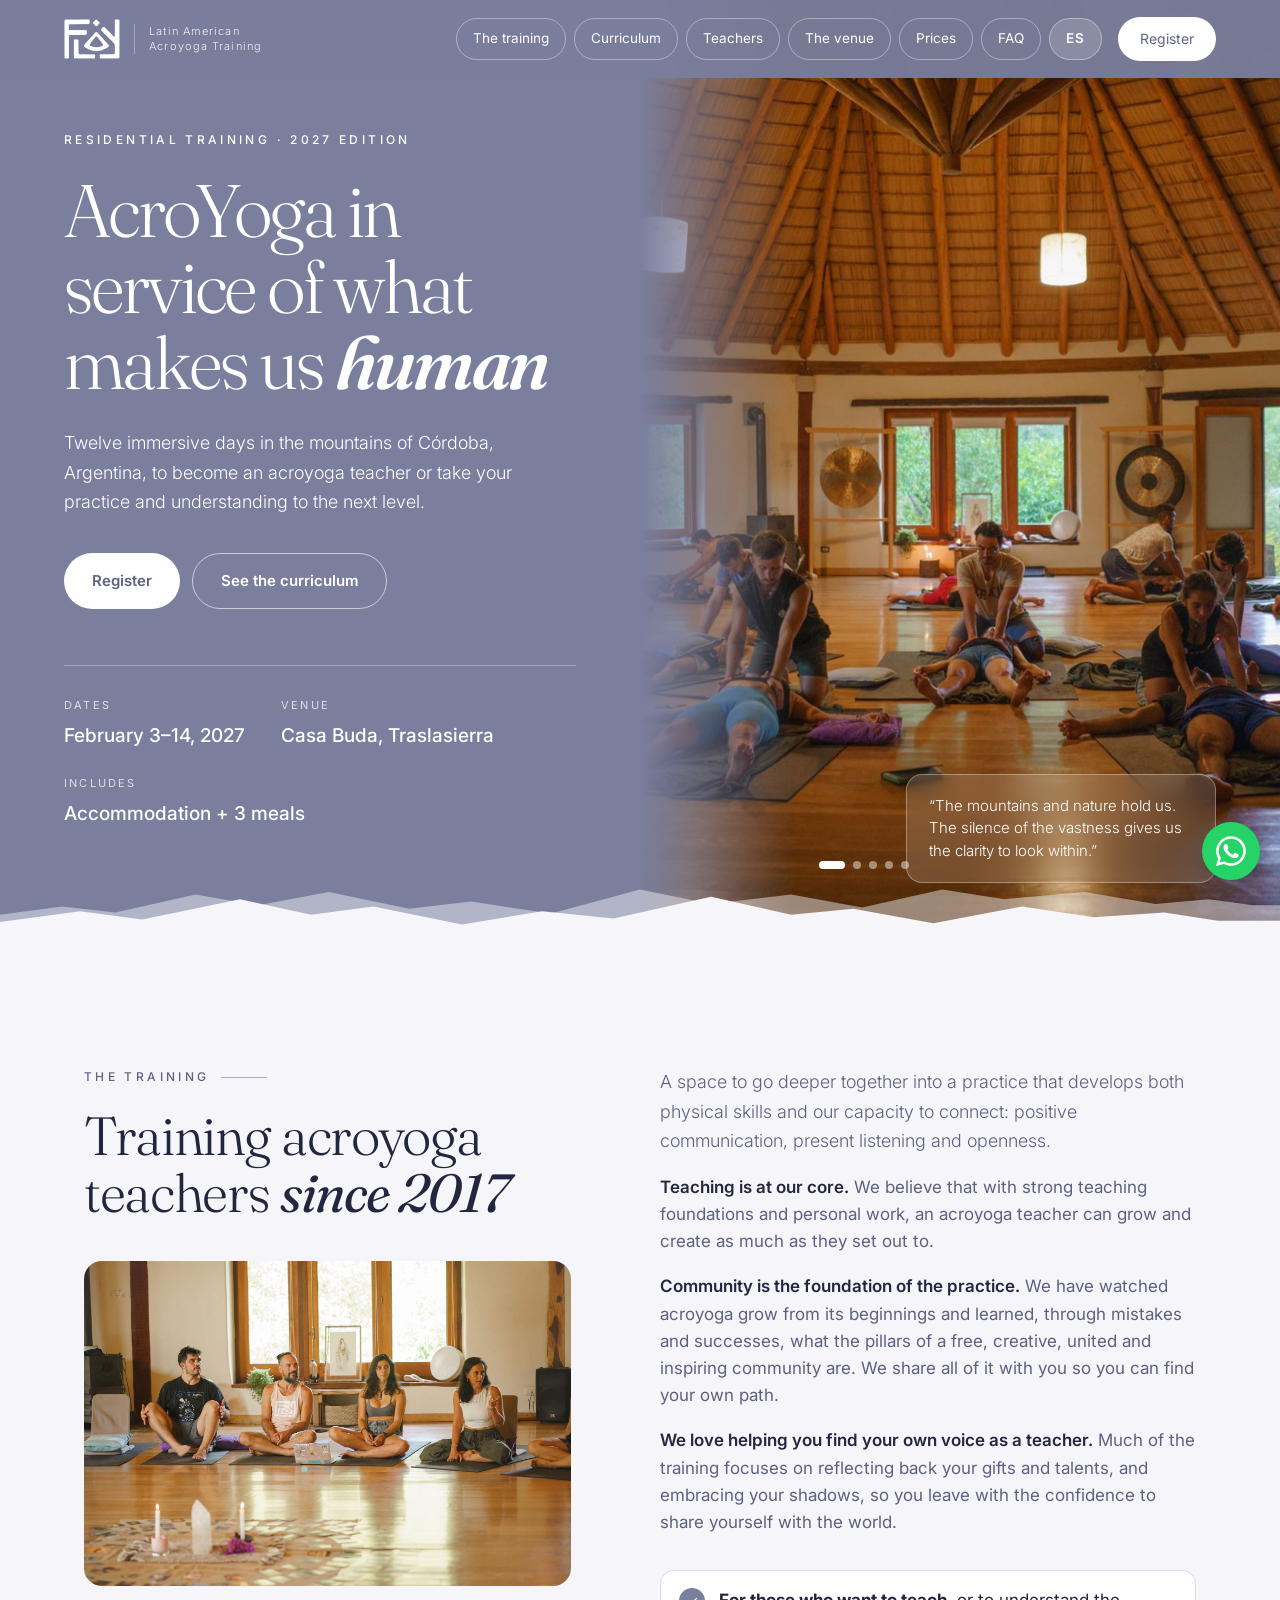
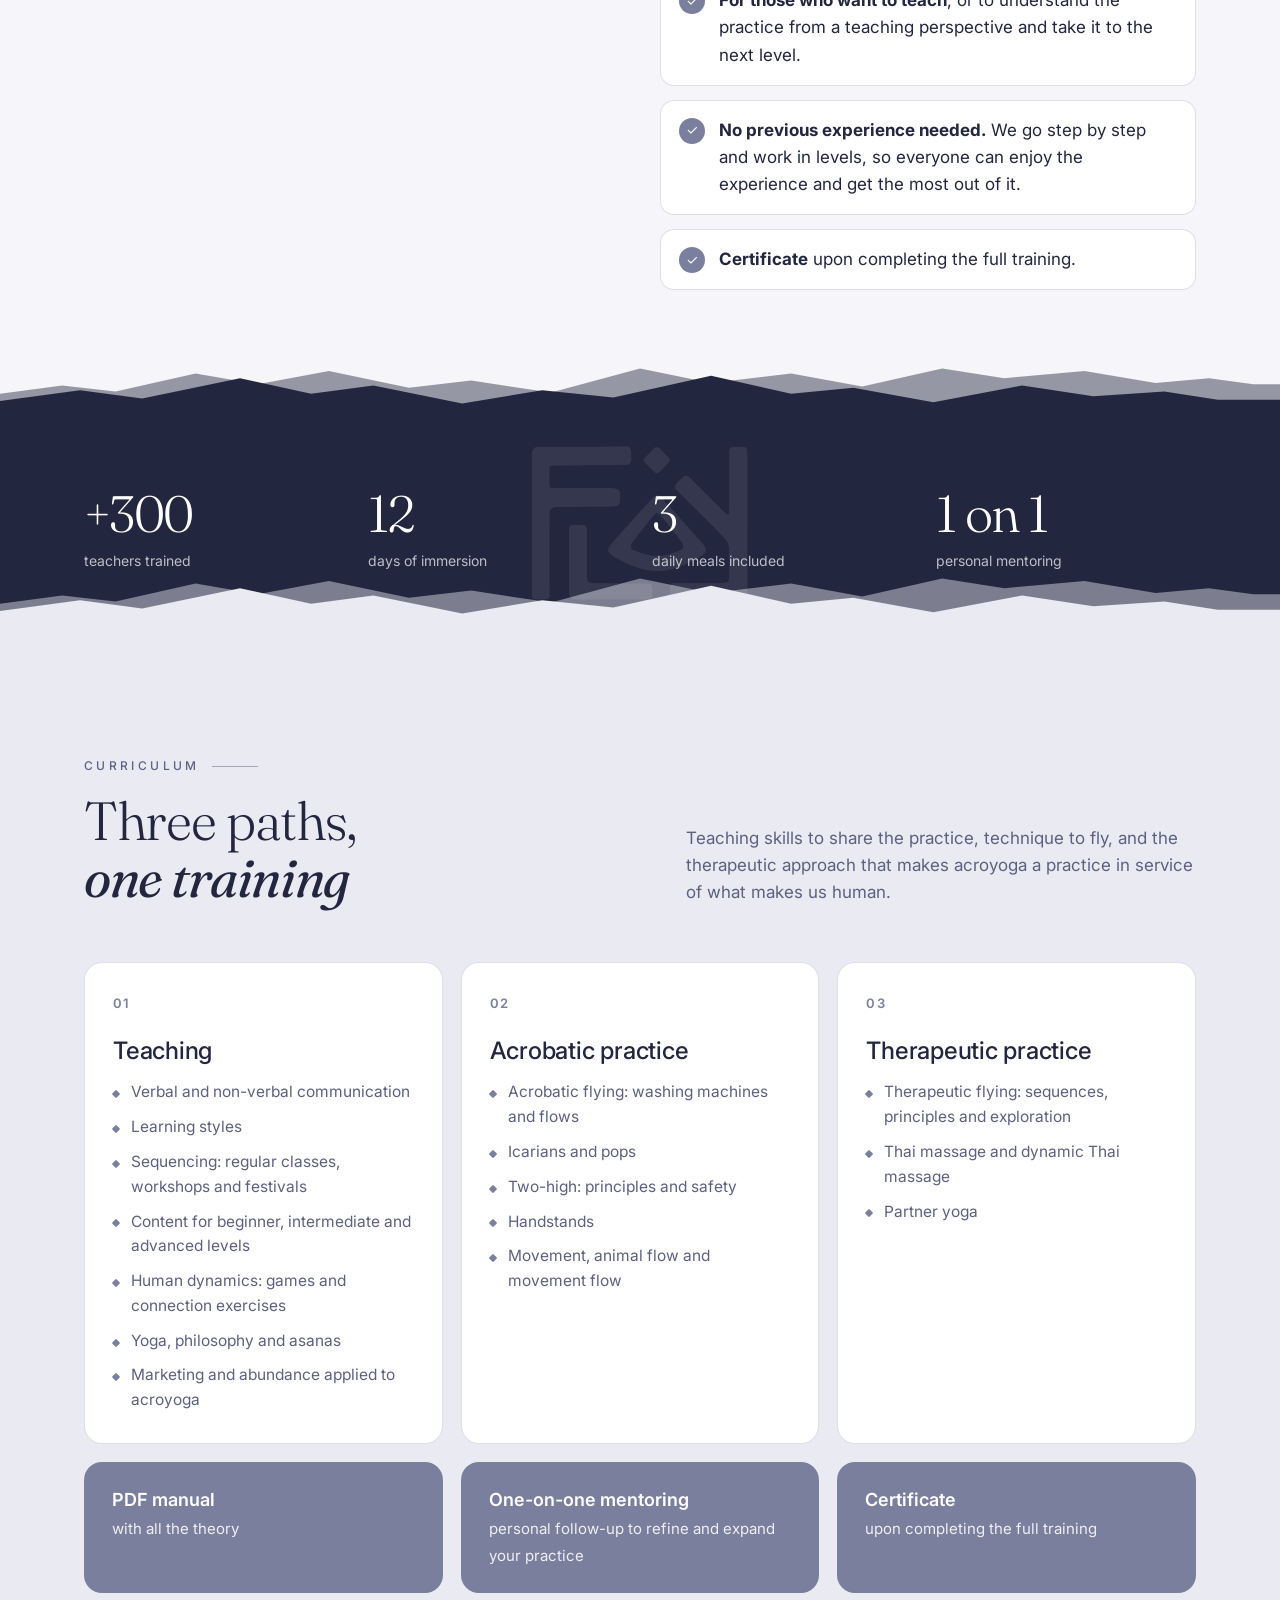
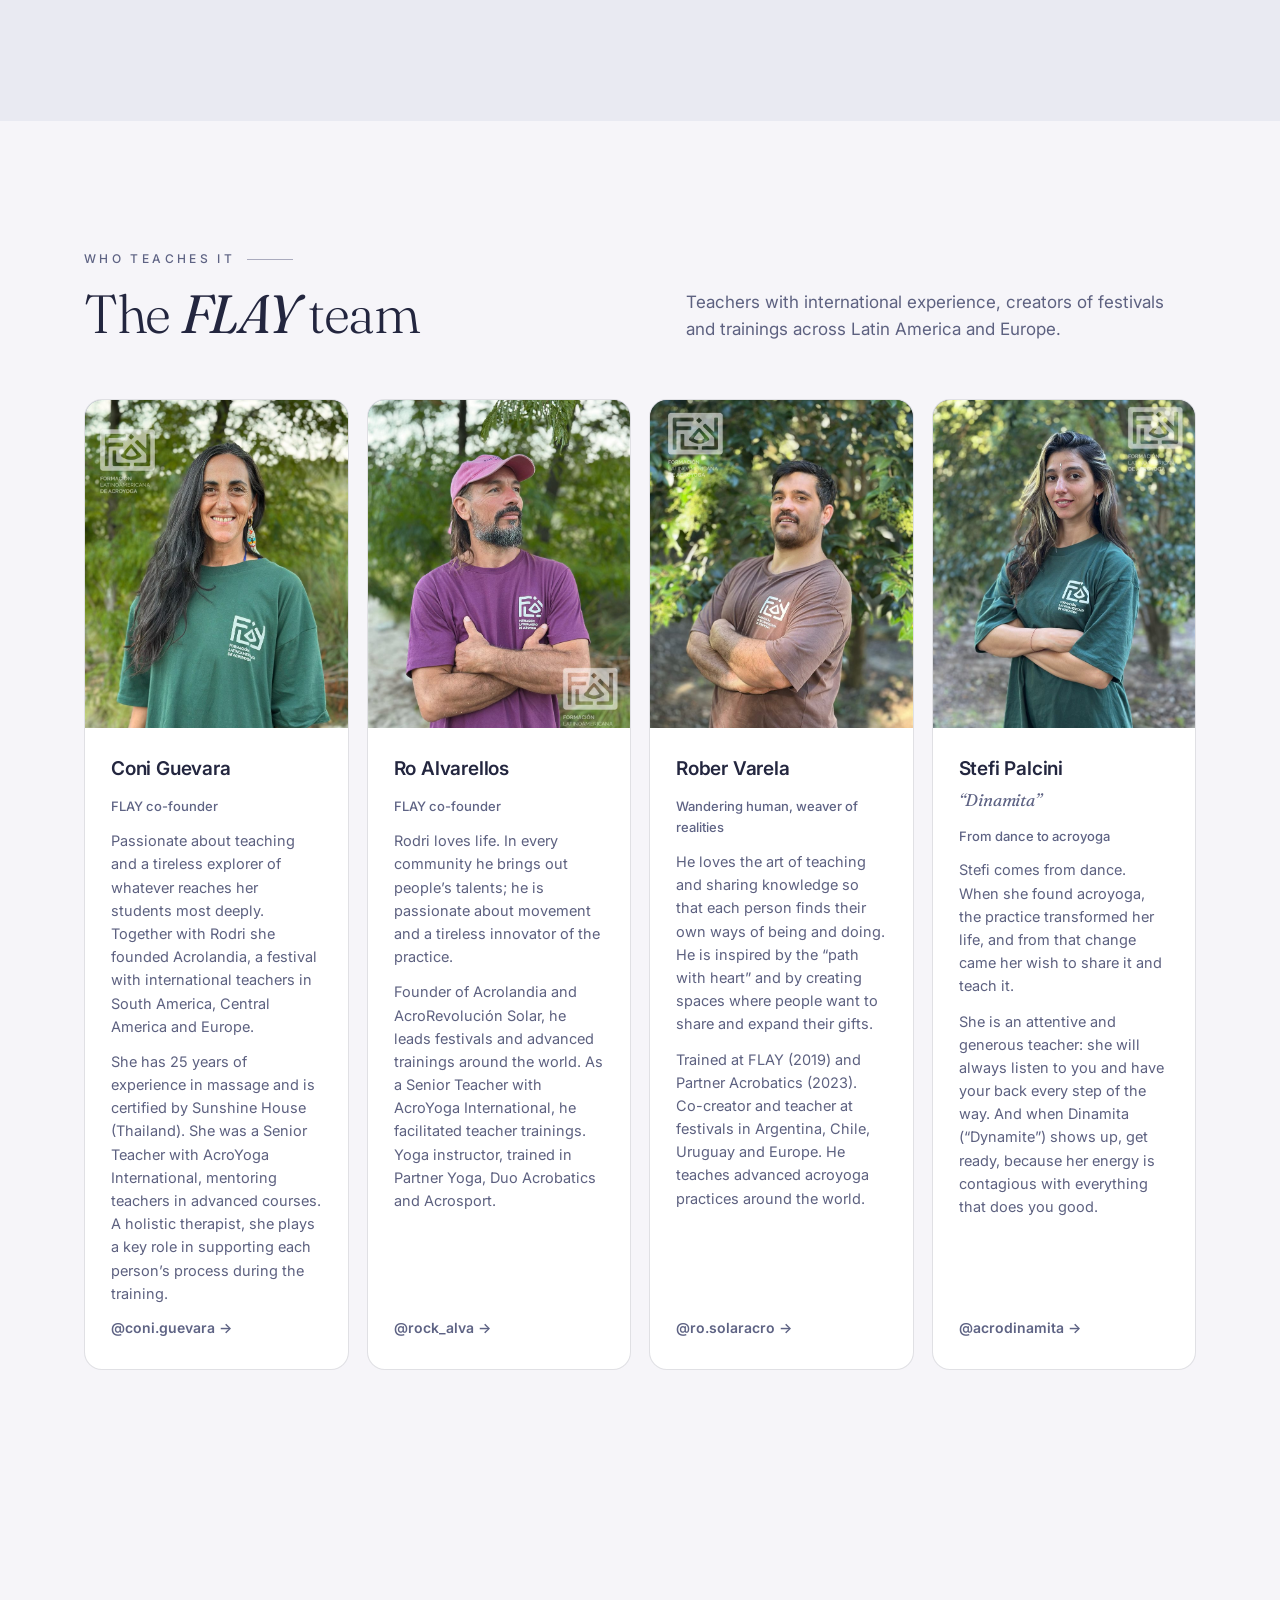
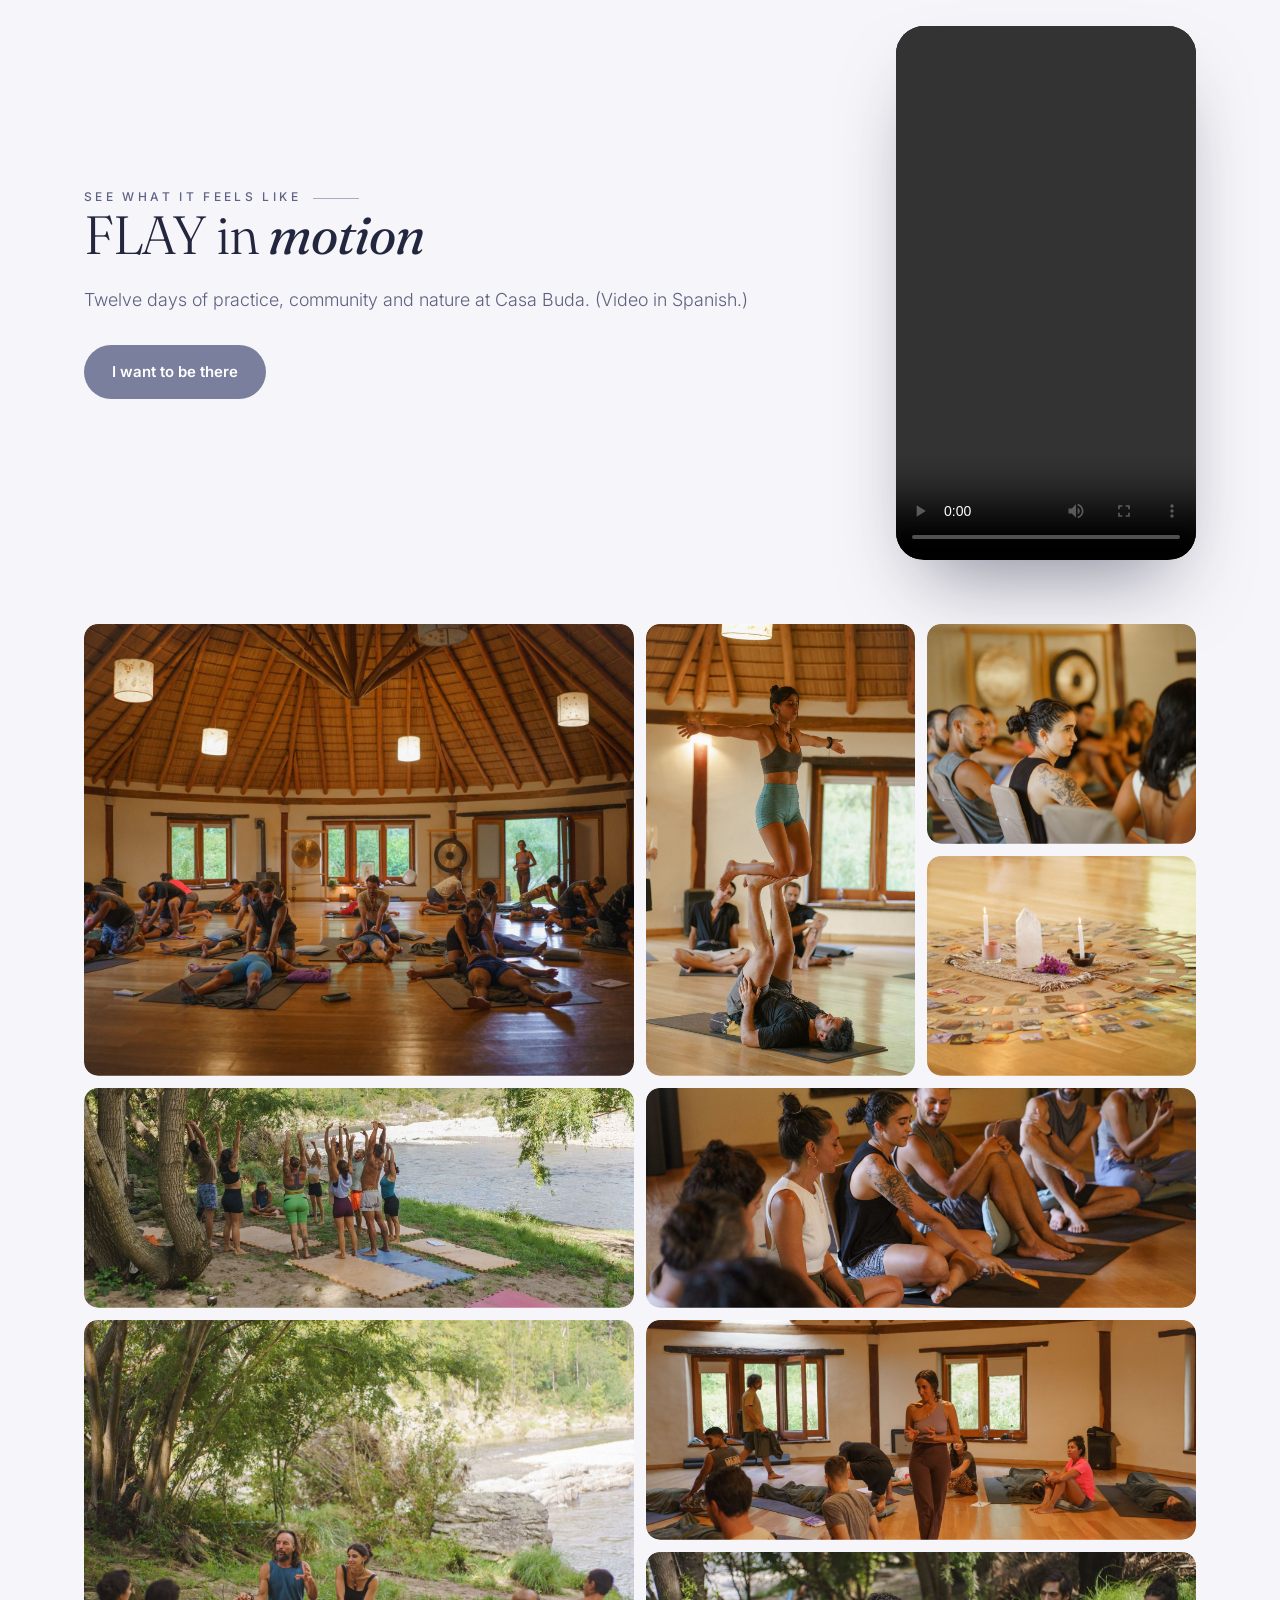
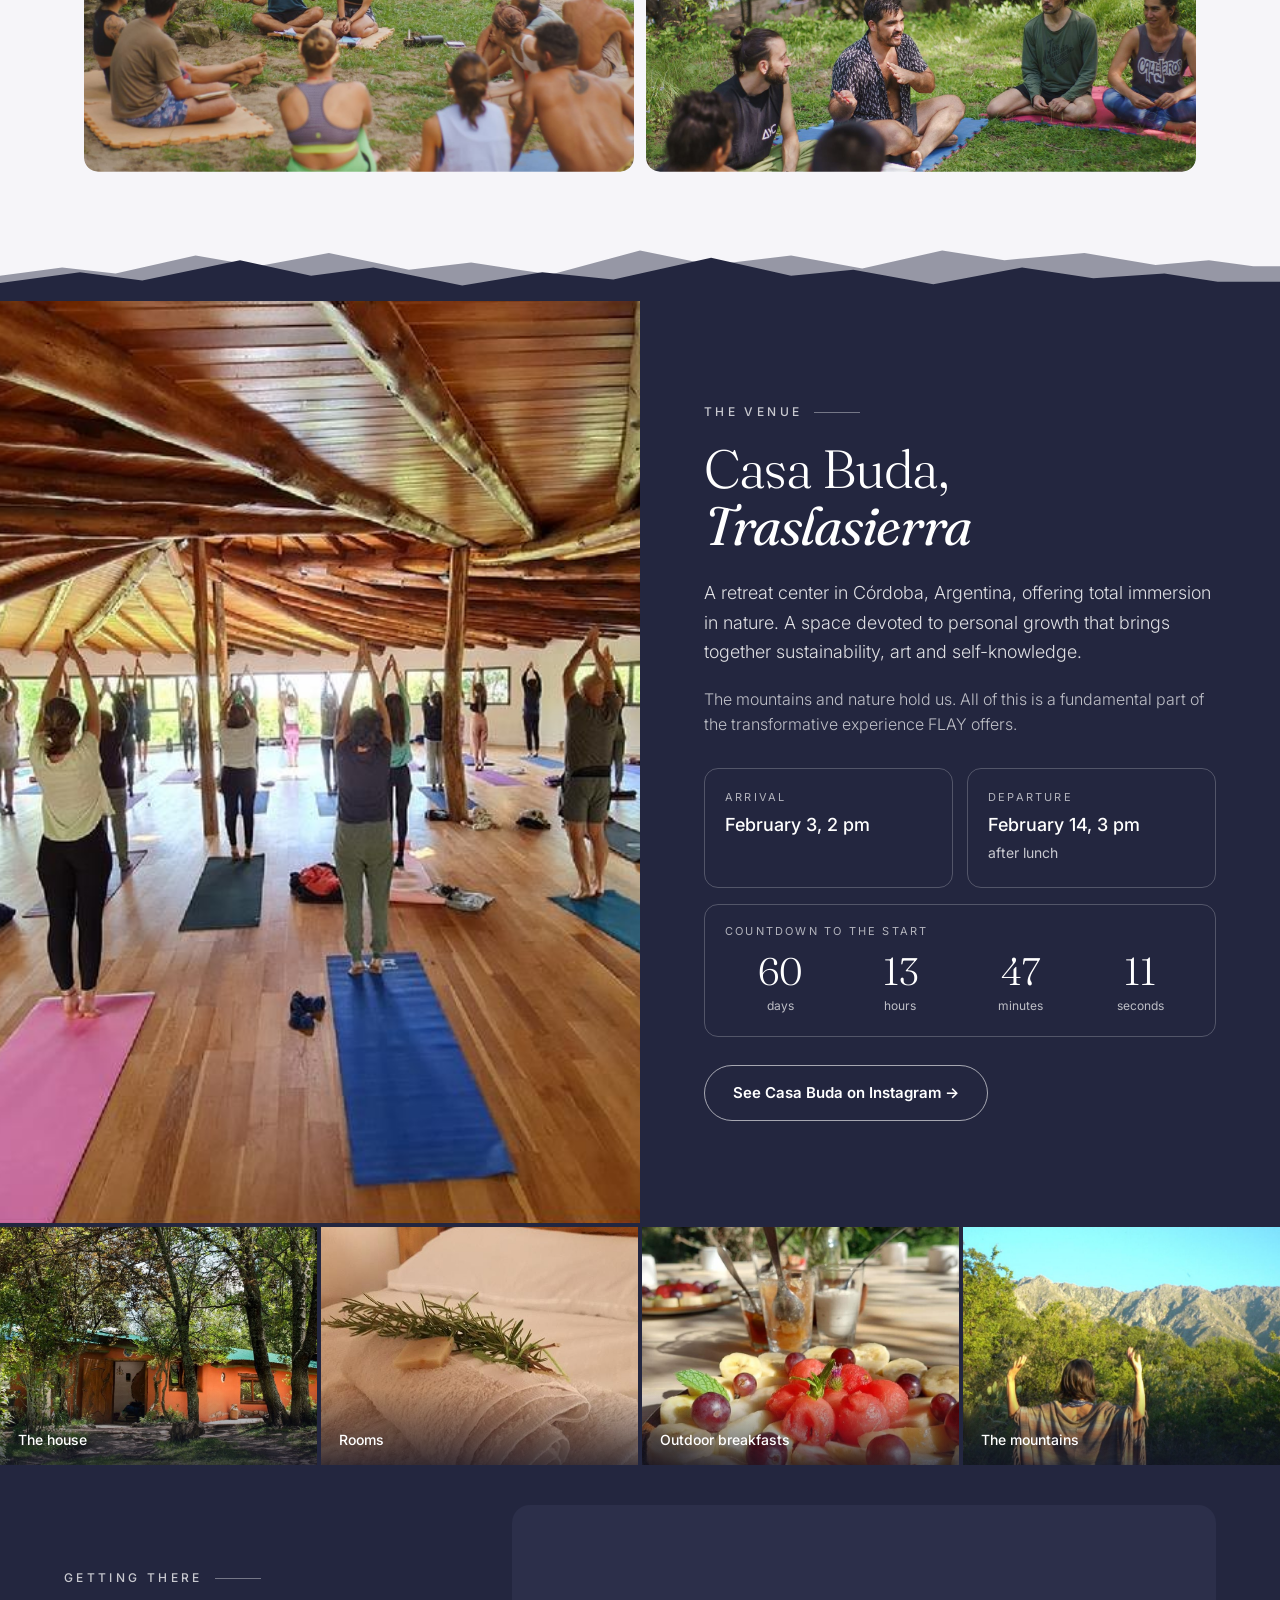
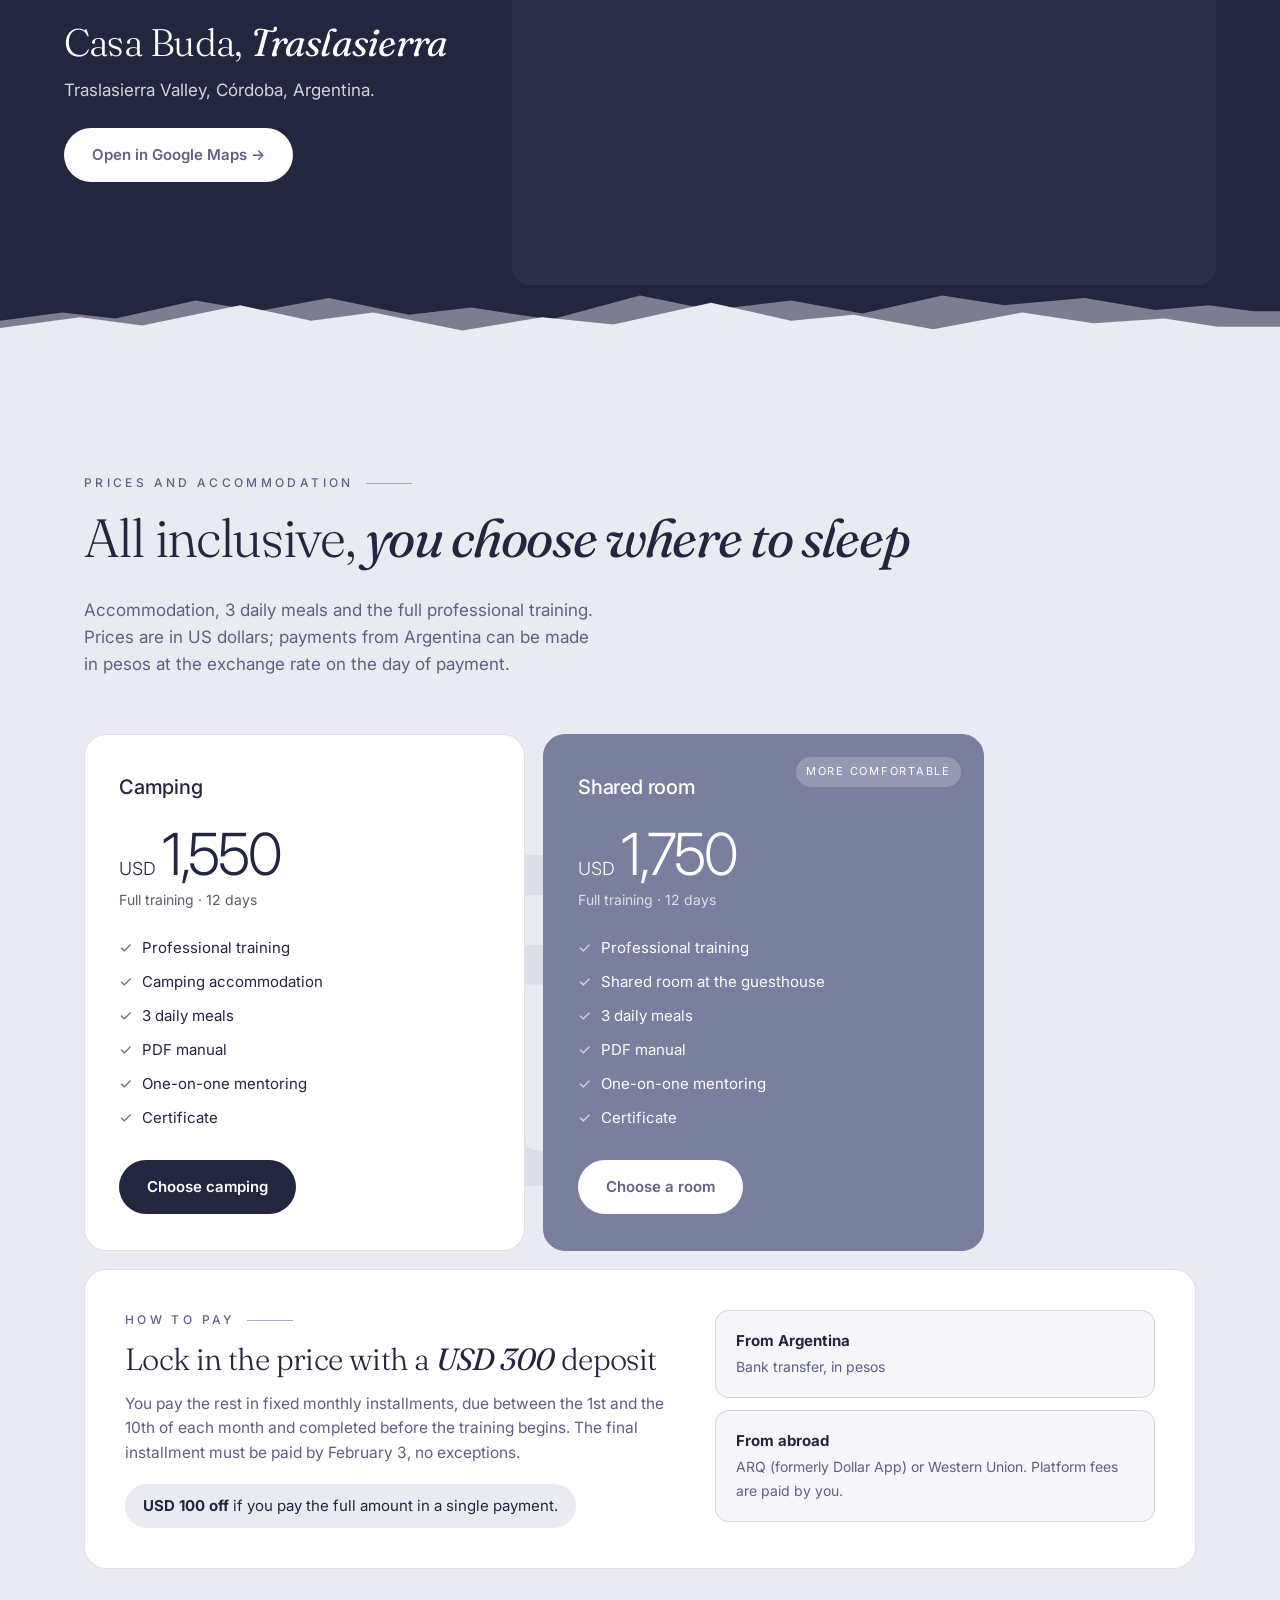
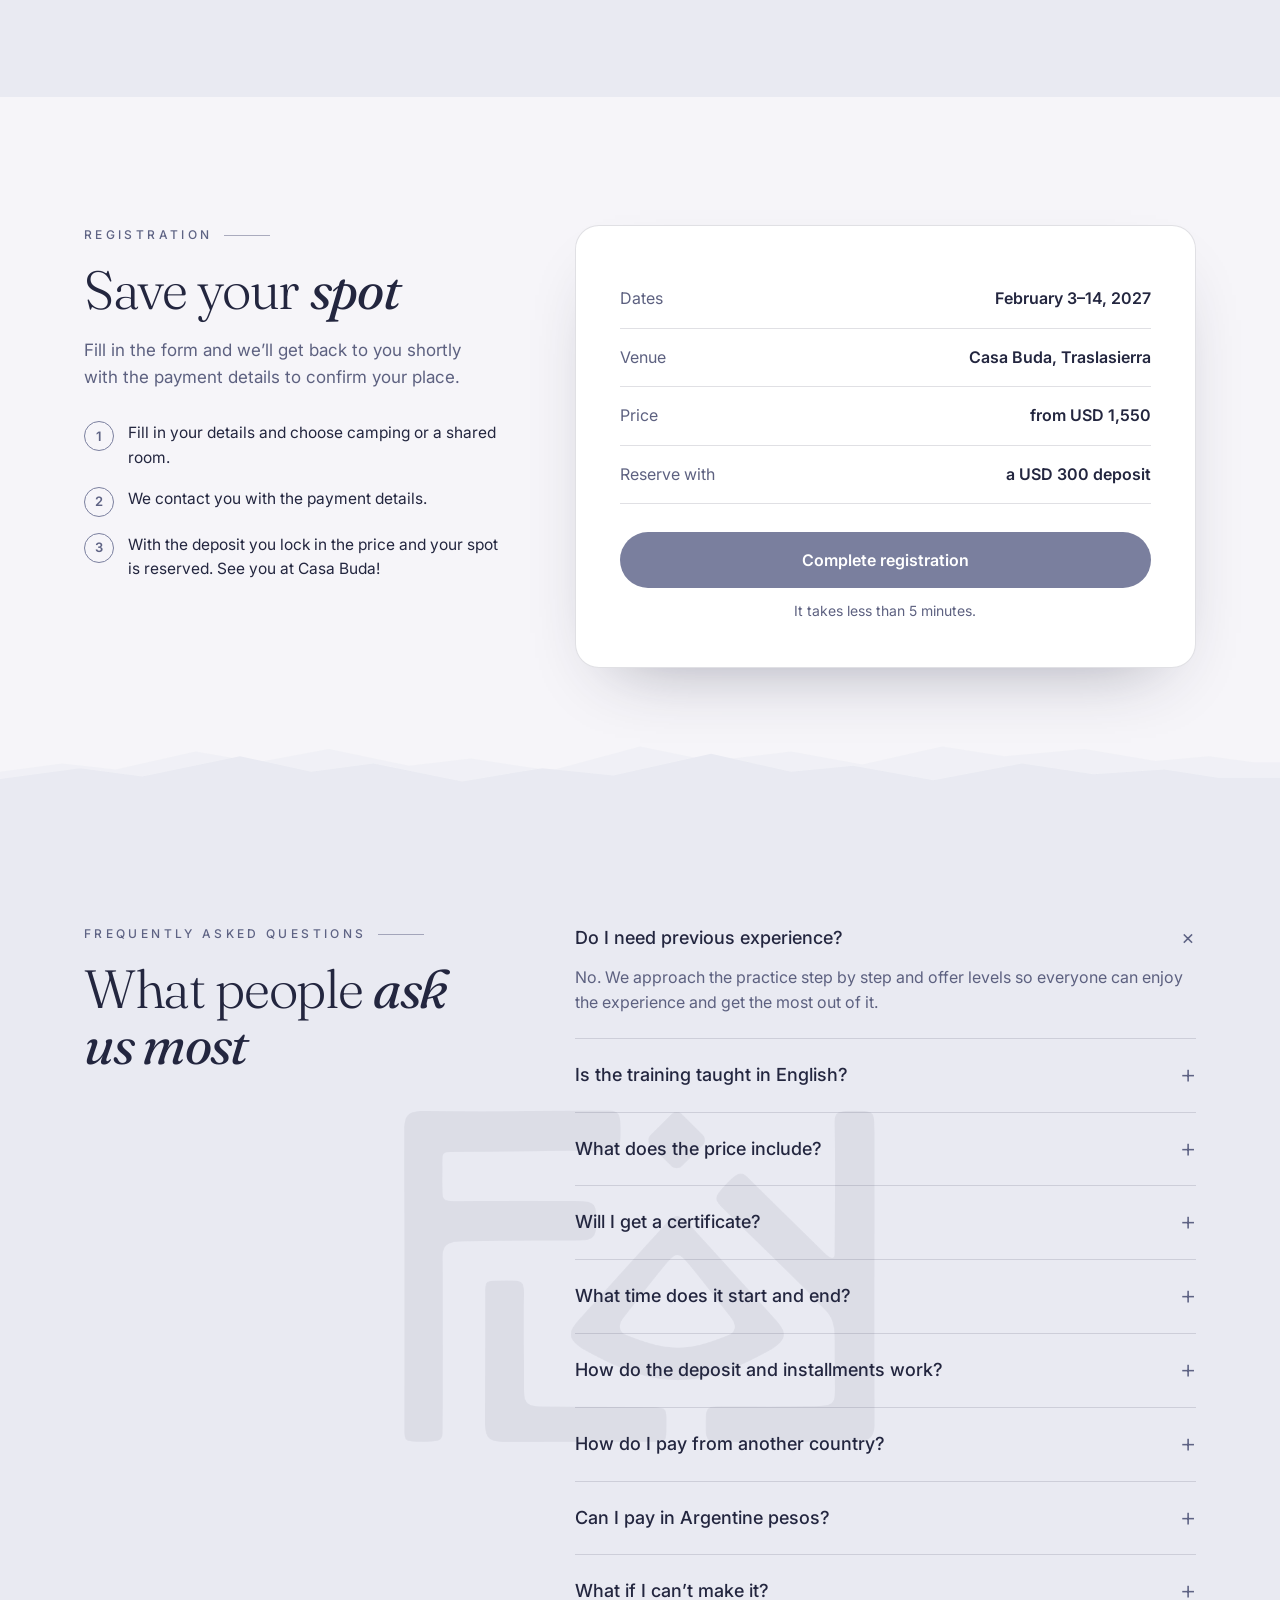
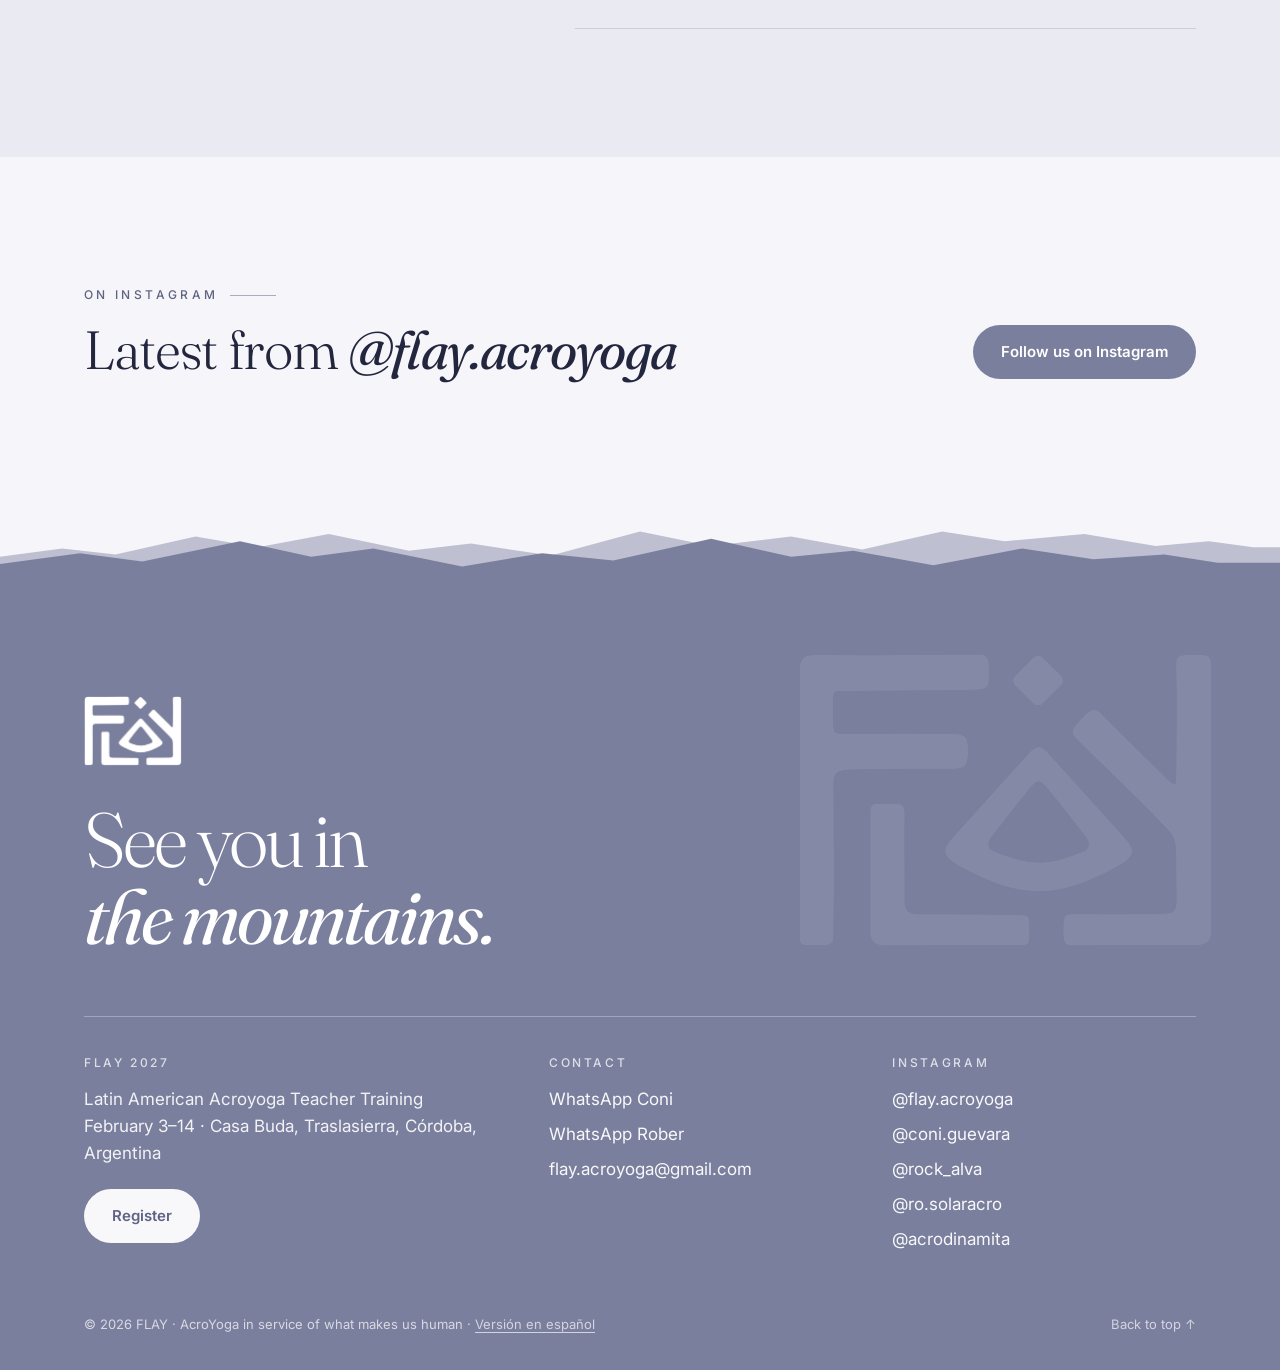
<file: en/index.html>
<!doctype html>
<html lang="en">
<head>
<meta charset="utf-8">
<meta name="viewport" content="width=device-width, initial-scale=1">
<title>FLAY · Latin American Acroyoga Teacher Training</title>
<meta name="description" content="FLAY 2027: residential acroyoga teacher training, February 3–14 at Casa Buda, Traslasierra (Córdoba, Argentina). Accommodation, 3 daily meals and professional training.">
<meta property="og:title" content="FLAY · Latin American Acroyoga Teacher Training 2027">
<meta property="og:description" content="Residential training · February 3–14, 2027 · Casa Buda, Traslasierra, Córdoba, Argentina">
<meta property="og:image" content="https://flayacroyoga.com/img/compartir.png">
<meta property="og:image:width" content="1200">
<meta property="og:image:height" content="630">
<meta name="twitter:card" content="summary_large_image">
<meta name="theme-color" content="#7A7F9E">
<link rel="canonical" href="https://flayacroyoga.com/en/">
<link rel="alternate" hreflang="es" href="https://flayacroyoga.com/">
<link rel="alternate" hreflang="en" href="https://flayacroyoga.com/en/">
<meta property="og:url" content="https://flayacroyoga.com/en/">
<meta property="og:type" content="website">
<meta property="og:locale" content="en_US">
<link rel="icon" href="../img/logo.png">
<link rel="preconnect" href="https://fonts.googleapis.com">
<link rel="preconnect" href="https://fonts.gstatic.com" crossorigin>
<link href="https://fonts.googleapis.com/css2?family=Fraunces:ital,opsz,wght@0,9..144,300;0,9..144,400;1,9..144,300;1,9..144,400&family=Inter:wght@200;300;400;500;600&display=swap" rel="stylesheet">
<link rel="stylesheet" href="../styles.css?v=30">
</head>
<body>

<!-- ===== INTRO WITH LOGO ===== -->
<div class="splash" id="splash" aria-hidden="true">
  <div class="splash-logo"><img src="../img/logo.png" alt=""></div>
  <div class="splash-txt">Latin American Acroyoga Teacher Training</div>
</div>
<script>
  try {
    if (sessionStorage.getItem("flay-intro") || matchMedia("(prefers-reduced-motion: reduce)").matches) document.getElementById("splash").classList.add("skip");
    else { sessionStorage.setItem("flay-intro", "1"); document.documentElement.classList.add("splashing"); }
  } catch (e) { document.getElementById("splash").classList.add("skip"); }
</script>

<svg width="0" height="0" style="position:absolute" aria-hidden="true">
  <symbol id="sierra" viewBox="0 0 1440 100" preserveAspectRatio="none">
    <path opacity=".45" d="M0 100V58l70-14 60 10 90-30 70 18 80-22 90 28 70-12 90 20 100-40 80 24 90-16 80 22 90-30 70 16 90-12 80 20 60-8 50 10H1440V100z"/>
    <path d="M0 100V70l90-18 70 14 110-34 80 26 70-14 100 30 90-22 80 12 110-36 90 30 70-10 90 24 100-28 80 18 80-8 60 14H1440V100z"/>
  </symbol>
</svg>

<!-- ===== NAV ===== -->
<header class="nav" id="nav">
  <div class="wrap">
    <a class="brand" href="#top"><img src="../img/logo.png" alt="FLAY"><span>Latin American<br>Acroyoga Training</span></a>
    <button class="burger" id="burger" aria-label="Open menu"><span></span><span></span><span></span></button>
    <ul class="menu" id="menu">
      <li><a href="#formacion">The training</a></li>
      <li><a href="#contenido">Curriculum</a></li>
      <li><a href="#profes">Teachers</a></li>
      <li><a href="#lugar">The venue</a></li>
      <li><a href="#valores">Prices</a></li>
      <li><a href="#preguntas">FAQ</a></li>
      <li><a class="lang" href="../" hreflang="es" lang="es" title="Ver en español">ES</a></li>
      <li><a class="btn btn-white" href="#inscripcion">Register</a></li>
    </ul>
  </div>
</header>

<!-- ===== HERO ===== -->
<section class="hero" id="top">
  <div class="txt">
    <div class="kicker">Residential training · 2027 edition</div>
    <h1>AcroYoga in service of what makes us <b>human</b></h1>
    <p class="lead">Twelve immersive days in the mountains of Córdoba, Argentina, to become an acroyoga teacher or take your practice and understanding to the next level.</p>
    <div class="ctas">
      <a class="btn btn-white" href="#inscripcion">Register</a>
      <a class="btn btn-ghost" href="#contenido">See the curriculum</a>
    </div>
    <div class="facts">
      <div><small>Dates</small><b>February 3–14, 2027</b></div>
      <div><small>Venue</small><b>Casa Buda, Traslasierra</b></div>
      <div><small>Includes</small><b>Accommodation + 3 meals</b></div>
    </div>
  </div>
  <div class="pic slides" id="slides">
    <img class="on" src="../img/nuevas/flay-2534.jpg" alt="Class in the round hall at Casa Buda">
    <img data-src="../img/sierras.jpg" alt="Couple doing acroyoga in the Córdoba mountains">
    <img data-src="../img/nuevas/flay-2805.jpg" alt="Acroyoga practice in the gardens of Casa Buda" style="object-position:50% 40%">
    <img data-src="../img/nuevas/flay-2806.jpg" alt="Circle by the river">
    <img data-src="../img/nuevas/flay-2494.jpg" alt="Acroyoga flight in the hall" style="object-position:50% 30%">
    <div class="glass">“The mountains and nature hold us. The silence of the vastness gives us the clarity to look within.”</div>
  </div>
</section>

<!-- ===== INTRO ===== -->
<section class="intro" id="formacion">
  <svg class="sierra" style="color:var(--paper)" viewBox="0 0 1440 100" preserveAspectRatio="none" aria-hidden="true"><use href="#sierra"/></svg>
  <div class="wrap grid">
    <div class="rv">
      <div class="kicker">The training</div>
      <h2>Training acroyoga teachers <b>since 2017</b></h2>
      <img class="team" src="../img/nuevas/flay-2307.jpg" alt="The FLAY teachers sitting at the front of the circle at Casa Buda" loading="lazy" style="aspect-ratio:3/2;object-position:50% 40%">
    </div>
    <div class="rv">
      <div class="body">
        <p class="lead">A space to go deeper together into a practice that develops both physical skills and our capacity to connect: positive communication, present listening and openness.</p>
        <p><b>Teaching is at our core.</b> We believe that with strong teaching foundations and personal work, an acroyoga teacher can grow and create as much as they set out to.</p>
        <p><b>Community is the foundation of the practice.</b> We have watched acroyoga grow from its beginnings and learned, through mistakes and successes, what the pillars of a free, creative, united and inspiring community are. We share all of it with you so you can find your own path.</p>
        <p><b>We love helping you find your own voice as a teacher.</b> Much of the training focuses on reflecting back your gifts and talents, and embracing your shadows, so you leave with the confidence to share yourself with the world.</p>
      </div>
      <ul class="checks">
        <li><i>✓</i><div><b>For those who want to teach</b>, or to understand the practice from a teaching perspective and take it to the next level.</div></li>
        <li><i>✓</i><div><b>No previous experience needed.</b> We go step by step and work in levels, so everyone can enjoy the experience and get the most out of it.</div></li>
        <li><i>✓</i><div><b>Certificate</b> upon completing the full training.</div></li>
      </ul>
    </div>
  </div>
</section>

<!-- ===== STATS ===== -->
<div class="stats motif">
  <svg class="sierra" style="color:var(--ink)" viewBox="0 0 1440 100" preserveAspectRatio="none" aria-hidden="true"><use href="#sierra"/></svg>
  <div class="wrap row">
    <div class="rv"><b data-count="300" data-prefix="+">+300</b><span>teachers trained</span></div>
    <div class="rv"><b data-count="12">12</b><span>days of immersion</span></div>
    <div class="rv"><b data-count="3">3</b><span>daily meals included</span></div>
    <div class="rv"><b>1 on 1</b><span>personal mentoring</span></div>
  </div>
</div>

<!-- ===== CURRICULUM ===== -->
<section class="vivir" id="contenido">
  <svg class="sierra" style="color:var(--lav-soft)" viewBox="0 0 1440 100" preserveAspectRatio="none" aria-hidden="true"><use href="#sierra"/></svg>
  <div class="wrap">
    <div class="head rv">
      <div><div class="kicker">Curriculum</div><h2>Three paths,<br><b>one training</b></h2></div>
      <p>Teaching skills to share the practice, technique to fly, and the therapeutic approach that makes acroyoga a practice in service of what makes us human.</p>
    </div>
    <div class="cards pillars">
      <div class="card rv">
        <div class="n">01</div><h3>Teaching</h3>
        <ul>
          <li>Verbal and non-verbal communication</li>
          <li>Learning styles</li>
          <li>Sequencing: regular classes, workshops and festivals</li>
          <li>Content for beginner, intermediate and advanced levels</li>
          <li>Human dynamics: games and connection exercises</li>
          <li>Yoga, philosophy and asanas</li>
          <li>Marketing and abundance applied to acroyoga</li>
        </ul>
      </div>
      <div class="card rv">
        <div class="n">02</div><h3>Acrobatic practice</h3>
        <ul>
          <li>Acrobatic flying: washing machines and flows</li>
          <li>Icarians and pops</li>
          <li>Two-high: principles and safety</li>
          <li>Handstands</li>
          <li>Movement, animal flow and movement flow</li>
        </ul>
      </div>
      <div class="card rv">
        <div class="n">03</div><h3>Therapeutic practice</h3>
        <ul>
          <li>Therapeutic flying: sequences, principles and exploration</li>
          <li>Thai massage and dynamic Thai massage</li>
          <li>Partner yoga</li>
        </ul>
      </div>
    </div>
    <div class="includes rv">
      <div><b>PDF manual</b><span>with all the theory</span></div>
      <div><b>One-on-one mentoring</b><span>personal follow-up to refine and expand your practice</span></div>
      <div><b>Certificate</b><span>upon completing the full training</span></div>
    </div>
  </div>
</section>

<!-- ===== TEACHERS ===== -->
<section class="profes" id="profes">
  <div class="wrap">
    <div class="head rv">
      <div><div class="kicker">Who teaches it</div><h2>The <b>FLAY</b> team</h2></div>
      <p>Teachers with international experience, creators of festivals and trainings across Latin America and Europe.</p>
    </div>
    <div class="cards profes-grid">
      <article class="profe rv">
        <img class="ph" src="../img/profes/coni.jpg" alt="Coni Guevara" loading="lazy">
        <div class="bd">
          <h3>Coni Guevara</h3>
          <div class="role">FLAY co-founder</div>
          <p>Passionate about teaching and a tireless explorer of whatever reaches her students most deeply. Together with Rodri she founded Acrolandia, a festival with international teachers in South America, Central America and Europe.</p>
          <p>She has 25 years of experience in massage and is certified by Sunshine House (Thailand). She was a Senior Teacher with AcroYoga International, mentoring teachers in advanced courses. A holistic therapist, she plays a key role in supporting each person’s process during the training.</p>
          <a class="ig" href="https://www.instagram.com/coni.guevara/" target="_blank" rel="noopener">@coni.guevara →</a>
        </div>
      </article>
      <article class="profe rv">
        <img class="ph" src="../img/profes/ro.jpg" alt="Ro Alvarellos" loading="lazy">
        <div class="bd">
          <h3>Ro Alvarellos</h3>
          <div class="role">FLAY co-founder</div>
          <p>Rodri loves life. In every community he brings out people’s talents; he is passionate about movement and a tireless innovator of the practice.</p>
          <p>Founder of Acrolandia and AcroRevolución Solar, he leads festivals and advanced trainings around the world. As a Senior Teacher with AcroYoga International, he facilitated teacher trainings. Yoga instructor, trained in Partner Yoga, Duo Acrobatics and Acrosport.</p>
          <a class="ig" href="https://www.instagram.com/rock_alva/" target="_blank" rel="noopener">@rock_alva →</a>
        </div>
      </article>
      <article class="profe rv">
        <img class="ph" src="../img/profes/robert.jpg" alt="Rober Varela" loading="lazy">
        <div class="bd">
          <h3>Rober Varela</h3>
          <div class="role">Wandering human, weaver of realities</div>
          <p>He loves the art of teaching and sharing knowledge so that each person finds their own ways of being and doing. He is inspired by the “path with heart” and by creating spaces where people want to share and expand their gifts.</p>
          <p>Trained at FLAY (2019) and Partner Acrobatics (2023). Co-creator and teacher at festivals in Argentina, Chile, Uruguay and Europe. He teaches advanced acroyoga practices around the world.</p>
          <a class="ig" href="https://www.instagram.com/ro.solaracro/" target="_blank" rel="noopener">@ro.solaracro →</a>
        </div>
      </article>
      <article class="profe rv">
        <img class="ph" src="../img/profes/stefi.jpg" alt="Stefi Palcini" loading="lazy">
        <div class="bd">
          <h3>Stefi Palcini <span class="apodo">“Dinamita”</span></h3>
          <div class="role">From dance to acroyoga</div>
          <p>Stefi comes from dance. When she found acroyoga, the practice transformed her life, and from that change came her wish to share it and teach it.</p>
          <p>She is an attentive and generous teacher: she will always listen to you and have your back every step of the way. And when Dinamita (“Dynamite”) shows up, get ready, because her energy is contagious with everything that does you good.</p>
          <a class="ig" href="https://www.instagram.com/acrodinamita/" target="_blank" rel="noopener">@acrodinamita →</a>
        </div>
      </article>
    </div>
  </div>
</section>

<!-- ===== VIDEO ===== -->
<section class="video">
  <div class="wrap vgrid">
    <div class="rv">
      <div class="kicker" style="color:var(--lav-deep)">See what it feels like</div>
      <h2>FLAY in <b>motion</b></h2>
      <p class="lead" style="color:var(--muted);margin-top:22px">Twelve days of practice, community and nature at Casa Buda. (Video in Spanish.)</p>
      <a class="btn btn-lav" href="#inscripcion" style="margin-top:30px">I want to be there</a>
    </div>
    <div class="vbox rv">
      <video id="vid" src="../video/flay.mp4#t=0.5" preload="metadata" playsinline controls></video>
    </div>
  </div>
</section>

<!-- ===== GALLERY ===== -->
<section class="galeria">
  <div class="wrap">
    <div class="mosaic rv">
      <img class="w2 h2" src="../img/nuevas/flay-2534.jpg" alt="Class in the round hall at Casa Buda" loading="lazy">
      <img class="h2" src="../img/nuevas/flay-2494.jpg" alt="Acroyoga flight in the hall at Casa Buda" loading="lazy" style="object-position:50% 30%">
      <img src="../img/nuevas/flay-2347.jpg" alt="Participants listening in a circle" loading="lazy">
      <img src="../img/nuevas/flay-2359.jpg" alt="Altar with candles and cards in the middle of the circle" loading="lazy">
      <img class="w2" src="../img/rio.jpg" alt="Group practice by the river" loading="lazy" style="object-position:50% 25%">
      <img class="w2" src="../img/nuevas/flay-2395.jpg" alt="Circle of participants in the hall" loading="lazy">
      <img class="w2 h2" src="../img/nuevas/flay-2806.jpg" alt="Circle by the river" loading="lazy">
      <img class="w2" src="../img/nuevas/flay-2553.jpg" alt="Class in the hall at Casa Buda" loading="lazy">
      <img class="w2" src="../img/nuevas/flay-2708.jpg" alt="Outdoor sharing circle" loading="lazy">
    </div>
  </div>
</section>

<!-- ===== VENUE ===== -->
<section class="lugar" id="lugar">
  <svg class="sierra" style="color:var(--ink)" viewBox="0 0 1440 100" preserveAspectRatio="none" aria-hidden="true"><use href="#sierra"/></svg>
  <div class="grid">
    <div class="pic"><img src="../img/buda/salon.jpg" alt="The practice hall at Casa Buda, with a wooden ceiling and large windows facing the hills" loading="lazy"></div>
    <div class="txt rv">
      <div class="kicker">The venue</div>
      <h2>Casa Buda, <b>Traslasierra</b></h2>
      <p class="lead">A retreat center in Córdoba, Argentina, offering total immersion in nature. A space devoted to personal growth that brings together sustainability, art and self-knowledge.</p>
      <p class="quiet">The mountains and nature hold us. All of this is a fundamental part of the transformative experience FLAY offers.</p>
      <div class="stay">
        <div><small>Arrival</small><b>February 3, 2 pm</b></div>
        <div><small>Departure</small><b>February 14, 3 pm</b><span>after lunch</span></div>
      </div>
      <div class="count" id="count" data-to="2027-02-03T14:00:00-03:00">
        <small>Countdown to the start</small>
        <div class="count-row">
          <div><b data-u="d">--</b><span>days</span></div>
          <div><b data-u="h">--</b><span>hours</span></div>
          <div><b data-u="m">--</b><span>minutes</span></div>
          <div><b data-u="s">--</b><span>seconds</span></div>
        </div>
      </div>
      <a class="btn btn-ghost" href="https://www.instagram.com/casabuda_traslasierra/" target="_blank" rel="noopener" style="margin-top:28px;align-self:flex-start">See Casa Buda on Instagram →</a>
    </div>
  </div>
  <div class="buda">
    <figure class="rv"><img src="../img/buda/casa.jpg" alt="The house at Casa Buda among the trees" loading="lazy"><figcaption>The house</figcaption></figure>
    <figure class="rv"><img src="../img/buda/habitacion.jpg" alt="A room at the guesthouse" loading="lazy"><figcaption>Rooms</figcaption></figure>
    <figure class="rv"><img src="../img/buda/frutas.jpg" alt="Outdoor breakfast with fruit" loading="lazy"><figcaption>Outdoor breakfasts</figcaption></figure>
    <figure class="rv"><img src="../img/buda/sierras.jpg" alt="View of the Traslasierra mountains from Casa Buda" loading="lazy"><figcaption>The mountains</figcaption></figure>
  </div>
  <div class="mapa">
    <div class="mapa-txt rv">
      <div class="kicker">Getting there</div>
      <h3>Casa Buda, <b>Traslasierra</b></h3>
      <p>Traslasierra Valley, Córdoba, Argentina.</p>
      <a class="btn btn-white" href="https://www.google.com/maps/search/?api=1&query=Casa+Buda+Traslasierra" target="_blank" rel="noopener">Open in Google Maps →</a>
    </div>
    <div class="mapa-frame rv" id="mapaFrame" data-src="https://www.google.com/maps?q=Casa+Buda+Traslasierra&z=11&output=embed&hl=en"></div>
  </div>
</section>

<!-- ===== PRICES ===== -->
<section class="valores motif" id="valores">
  <svg class="sierra" style="color:var(--lav-soft)" viewBox="0 0 1440 100" preserveAspectRatio="none" aria-hidden="true"><use href="#sierra"/></svg>
  <div class="wrap">
    <div class="head rv">
      <div><div class="kicker">Prices and accommodation</div><h2>All inclusive, <b>you choose where to sleep</b></h2></div>
      <p>Accommodation, 3 daily meals and the full professional training. Prices are in US dollars; payments from Argentina can be made in pesos at the exchange rate on the day of payment.</p>
    </div>
    <div class="prices">
      <div class="price rv">
        <h3>Camping</h3>
        <div class="amt"><small>USD</small>1,550</div>
        <div class="muted">Full training · 12 days</div>
        <ul><li>Professional training</li><li>Camping accommodation</li><li>3 daily meals</li><li>PDF manual</li><li>One-on-one mentoring</li><li>Certificate</li></ul>
        <a class="btn btn-ink" href="#inscripcion" data-plan="camping">Choose camping</a>
      </div>
      <div class="price feat rv">
        <span class="tag">More comfortable</span>
        <h3>Shared room</h3>
        <div class="amt"><small>USD</small>1,750</div>
        <div class="muted">Full training · 12 days</div>
        <ul><li>Professional training</li><li>Shared room at the guesthouse</li><li>3 daily meals</li><li>PDF manual</li><li>One-on-one mentoring</li><li>Certificate</li></ul>
        <a class="btn btn-white" href="#inscripcion" data-plan="posada">Choose a room</a>
      </div>
    </div>

    <div class="plan rv">
      <div class="plan-main">
        <div class="kicker" style="color:var(--lav-deep)">How to pay</div>
        <h3>Lock in the price with a <b>USD 300</b> deposit</h3>
        <p>You pay the rest in fixed monthly installments, due between the 1st and the 10th of each month and completed before the training begins. The final installment must be paid by February 3, no exceptions.</p>
        <div class="disc"><b>USD 100 off</b> if you pay the full amount in a single payment.</div>
      </div>
      <div class="pay">
        <div><b>From Argentina</b><span>Bank transfer, in pesos</span></div>
        <div><b>From abroad</b><span>ARQ (formerly Dollar App) or Western Union. Platform fees are paid by you.</span></div>
      </div>
    </div>
  </div>
</section>

<!-- ===== REGISTRATION ===== -->
<section class="inscripcion" id="inscripcion">
  <div class="wrap grid">
    <div class="side rv">
      <div class="kicker">Registration</div>
      <h2>Save your <b>spot</b></h2>
      <p>Fill in the form and we’ll get back to you shortly with the payment details to confirm your place.</p>
      <ol class="steps">
        <li>Fill in your details and choose camping or a shared room.</li>
        <li>We contact you with the payment details.</li>
        <li>With the deposit you lock in the price and your spot is reserved. See you at Casa Buda!</li>
      </ol>
    </div>

    <div class="cta-card rv">
      <div class="cta-row"><span>Dates</span><b>February 3–14, 2027</b></div>
      <div class="cta-row"><span>Venue</span><b>Casa Buda, Traslasierra</b></div>
      <div class="cta-row"><span>Price</span><b>from USD 1,550</b></div>
      <div class="cta-row"><span>Reserve with</span><b>a USD 300 deposit</b></div>
      <button class="btn btn-lav submit" type="button" data-open>Complete registration</button>
      <p class="cta-note">It takes less than 5 minutes.</p>
    </div>
  </div>
</section>

<!-- ===== REGISTRATION FORM ===== -->
<div class="modal" id="modal" aria-hidden="true">
  <div class="modal-bg" data-close></div>
  <div class="modal-panel" role="dialog" aria-modal="true" aria-labelledby="mTitle">
    <button class="modal-x" type="button" data-close aria-label="Close">×</button>
    <div class="modal-head"><div class="kicker">Registration · FLAY 2027</div><h3 id="mTitle">Save your <b>spot</b></h3><p>Fill in your details and we’ll send you the payment information.</p></div>
      <form id="form" novalidate>
        <fieldset>
          <legend>Your details</legend>
          <div class="f2">
            <label class="fld"><span>Full name <em>*</em></span><input type="text" name="nombre" required autocomplete="name"></label>
            <label class="fld"><span>Email <em>*</em></span><input type="email" name="email" required autocomplete="email"></label>
            <label class="fld"><span>WhatsApp <em>*</em></span><input type="tel" name="whatsapp" required autocomplete="tel" placeholder="Include country code, e.g. +1 555 ..."></label>
            <label class="fld"><span>Instagram <em>*</em></span><input type="text" name="instagram" required placeholder="@username"></label>
            <label class="fld"><span>Country <em>*</em></span><input type="text" name="pais" required autocomplete="country-name"></label>
            <label class="fld"><span>ID or passport number <em>*</em></span><input type="text" name="documento" required></label>
          </div>
        </fieldset>

        <fieldset>
          <legend>Your practice</legend>
          <label class="fld"><span>Do you have previous acroyoga experience? Tell us about it <em>*</em></span><textarea name="experiencia" required></textarea></label>
          <label class="fld"><span>Do you have any injuries? Which ones?</span><textarea name="lesion" style="min-height:70px"></textarea></label>
          <label class="fld"><span>Emergency contact (name and phone)</span><input type="text" name="emergencia"></label>
          <div class="q">How did you hear about the training? <em>*</em></div>
          <div class="opts">
            <label class="opt"><input type="radio" name="enteraste" value="Redes Publicidad /  social media" required> Social media</label>
            <label class="opt"><input type="radio" name="enteraste" value="Un amigx/ on the recommendation of a friend"> Someone recommended it</label>
            <label class="opt"><input type="radio" name="enteraste" value="Otro/ other"> Other</label>
          </div>
          <label class="fld" style="margin-top:18px"><span>Did someone invite you? Write their name</span><input type="text" name="invito" placeholder="Name of the person who invited you (optional)"></label>
        </fieldset>

        <fieldset>
          <legend>Your spot</legend>
          <div class="q">Accommodation <em>*</em></div>
          <div class="opts">
            <label class="opt"><input type="radio" name="opcion" value="1550 USD Camping" data-plan="camping" required> <span><b>Camping</b> · USD 1,550</span></label>
            <label class="opt"><input type="radio" name="opcion" value="1750 USD Habitacion compartida" data-plan="posada"> <span><b>Shared room</b> at the guesthouse · USD 1,750</span></label>
          </div>
          <div class="q">Where are you paying from?</div>
          <div class="opts">
            <label class="opt"><input type="radio" name="origen" value="Desde argentina  // from argentina"> From Argentina</label>
            <label class="opt"><input type="radio" name="origen" value="Desde el extranjero    // Rest from the world"> From abroad</label>
          </div>
          <div class="q">Payment method</div>
          <div class="opts">
            <label class="opt"><input type="radio" name="pago" value="transferencia bancaria (solo en argentina)"> Bank transfer (Argentina only)</label>
            <label class="opt"><input type="radio" name="pago" value="ARQ (ex dollar app) para pagos en cuotas desde el extranjero"> ARQ (formerly Dollar App), installments from abroad</label>
            <label class="opt"><input type="radio" name="pago" value="W. Union"> Western Union</label>
          </div>
        </fieldset>

        <fieldset>
          <legend>Meals</legend>
          <div class="q">Dietary restrictions <em>*</em></div>
          <div class="opts">
            <label class="opt"><input type="radio" name="dieta" value="Ninguna/ non" required> None</label>
            <label class="opt"><input type="radio" name="dieta" value="Dieta vegetariana/ veggie"> Vegetarian</label>
            <label class="opt"><input type="radio" name="dieta" value="Dieta vegana/ vegan"> Vegan</label>
            <label class="opt"><input type="radio" name="dieta" value="Dieta sin gluten (en la cocina se manipulan Harinas)/ gluten free"> Gluten-free (flour is handled in the kitchen)</label>
          </div>
          <label class="fld"><span>Any other allergies or intolerances? <em>*</em></span><input type="text" name="alergias" required placeholder="If none, write “none”"></label>
        </fieldset>

        <div class="legal">
          <b>Cancellation policy.</b> If you cancel your participation, payments are non-refundable. If you stop paying the installments, the amount already paid is not returned. The training cannot be exchanged for another one or transferred to another person.
        </div>
        <label class="opt" style="margin-bottom:20px"><input type="checkbox" name="acepto" required> <span>I am responsible for being physically and psychologically fit for this training, and I accept the cancellation policy.</span></label>

        <button class="btn btn-lav submit" type="submit" id="sendBtn">Send registration</button>
        <p class="err" id="err">Please check the highlighted fields: some required information is missing.</p>
      </form>

      <div class="form-msg" id="formOk">
        <div class="ok">✓</div>
        <h3>Welcome to FLAY!</h3>
        <p>We received your registration. We’ll contact you soon with the payment details to reserve your spot.</p>
        <button class="btn btn-ink" type="button" data-close style="margin-top:26px">Back to the website</button>
      </div>
  </div>
</div>

<!-- ===== FAQ ===== -->
<section class="faq motif" id="preguntas">
  <svg class="sierra" style="color:var(--lav-soft)" viewBox="0 0 1440 100" preserveAspectRatio="none" aria-hidden="true"><use href="#sierra"/></svg>
  <div class="wrap grid">
    <div class="rv"><div class="kicker">Frequently asked questions</div><h2>What people <b>ask us most</b></h2></div>
    <div class="rv">
      <details open><summary>Do I need previous experience?</summary><p>No. We approach the practice step by step and offer levels so everyone can enjoy the experience and get the most out of it.</p></details>
      <details><summary>Is the training taught in English?</summary><p>FLAY is taught in Spanish, with support in English, so you can follow the content and take part fully even if you don’t speak Spanish.</p></details>
      <details><summary>What does the price include?</summary><p>Accommodation (camping or a shared room at the guesthouse), 3 daily meals and the full professional training, with the PDF manual, one-on-one mentoring and a certificate.</p></details>
      <details><summary>Will I get a certificate?</summary><p>Yes. The certificate is awarded once you complete the full training.</p></details>
      <details><summary>What time does it start and end?</summary><p>We begin on February 3 at 2 pm and say goodbye on February 14 at 3 pm, after lunch.</p></details>
      <details><summary>How do the deposit and installments work?</summary><p>A USD 300 deposit locks in the price. You pay the rest in fixed monthly installments, between the 1st and the 10th of each month, and the final one must be paid by February 3, no exceptions. If you pay everything at once, you get USD 100 off.</p></details>
      <details><summary>How do I pay from another country?</summary><p>Through ARQ (formerly Dollar App) or Western Union. Fees from the platform you choose are paid by you.</p></details>
      <details><summary>Can I pay in Argentine pesos?</summary><p>Yes. Prices are in US dollars, but you can pay the equivalent in pesos at the exchange rate on the day of payment.</p></details>
      <details><summary>What if I can’t make it?</summary><p>If you cancel your participation, payments are non-refundable. The training cannot be exchanged for another one or transferred to another person.</p></details>
    </div>
  </div>
</section>

<!-- ===== INSTAGRAM ===== -->
<section class="insta" id="instagram">
  <div class="wrap">
    <div class="head rv">
      <div><div class="kicker" style="color:var(--lav-deep)">On Instagram</div><h2>Latest from <b>@flay.acroyoga</b></h2></div>
      <a class="btn btn-lav" href="https://www.instagram.com/flay.acroyoga/" target="_blank" rel="noopener">Follow us on Instagram</a>
    </div>
    <div class="ig-grid" id="igGrid"></div>
    <div class="ig-empty" id="igEmpty">
      <p>More photos and videos on our Instagram</p>
      <div class="ig-links"><a class="btn btn-lav" href="https://www.instagram.com/flay.acroyoga/" target="_blank" rel="noopener">@flay.acroyoga</a></div>
    </div>
  </div>
</section>

<!-- ===== FOOTER ===== -->
<footer class="motif">
  <svg class="sierra" style="color:var(--lav)" viewBox="0 0 1440 100" preserveAspectRatio="none" aria-hidden="true"><use href="#sierra"/></svg>
  <div class="wrap">
    <img class="flogo" src="../img/logo.png" alt="FLAY">
    <div class="big">See you in<br><b>the mountains.</b></div>
    <div class="cols">
      <div>
        <h4>FLAY 2027</h4>
        <p style="opacity:.9">Latin American Acroyoga Teacher Training<br>February 3–14 · Casa Buda, Traslasierra, Córdoba, Argentina</p>
        <a class="btn btn-white" href="#inscripcion" style="margin-top:22px">Register</a>
      </div>
      <div>
        <h4>Contact</h4>
        <ul>
          <li><a href="https://wa.me/5491138948106" target="_blank" rel="noopener">WhatsApp Coni</a></li>
          <li><a href="https://wa.me/5491123357818" target="_blank" rel="noopener">WhatsApp Rober</a></li>
          <li><a href="mailto:flay.acroyoga@gmail.com">flay.acroyoga@gmail.com</a></li>
        </ul>
      </div>
      <div>
        <h4>Instagram</h4>
        <ul>
          <li><a href="https://www.instagram.com/flay.acroyoga/" target="_blank" rel="noopener">@flay.acroyoga</a></li>
          <li><a href="https://www.instagram.com/coni.guevara/" target="_blank" rel="noopener">@coni.guevara</a></li>
          <li><a href="https://www.instagram.com/rock_alva/" target="_blank" rel="noopener">@rock_alva</a></li>
          <li><a href="https://www.instagram.com/ro.solaracro/" target="_blank" rel="noopener">@ro.solaracro</a></li>
          <li><a href="https://www.instagram.com/acrodinamita/" target="_blank" rel="noopener">@acrodinamita</a></li>
        </ul>
      </div>
    </div>
    <div class="end"><span>© 2026 FLAY · AcroYoga in service of what makes us human · <a href="../" hreflang="es" lang="es">Versión en español</a></span><a href="#top">Back to top ↑</a></div>
  </div>
</footer>

<a class="wa" href="https://wa.me/5491138948106" target="_blank" rel="noopener" aria-label="Message us on WhatsApp">
  <svg viewBox="0 0 24 24"><path d="M17.5 14.4c-.3-.1-1.8-.9-2-1-.3-.1-.5-.1-.7.1-.2.3-.8 1-.9 1.2-.2.2-.3.2-.6.1-.3-.1-1.3-.5-2.4-1.5-.9-.8-1.5-1.8-1.7-2.1-.2-.3 0-.5.1-.6l.4-.5c.2-.2.2-.3.3-.5.1-.2 0-.4 0-.5l-.9-2.2c-.2-.6-.5-.5-.7-.5h-.6c-.2 0-.5.1-.8.4-.3.3-1 1-1 2.5s1.1 2.9 1.2 3.1c.1.2 2.1 3.2 5.1 4.5.7.3 1.3.5 1.7.6.7.2 1.4.2 1.900.1.6-.1 1.8-.7 2-1.4.2-.7.2-1.3.2-1.4-.1-.1-.3-.2-.6-.3M12 21.8c-1.8 0-3.5-.5-5-1.4l-.4-.2-3.7 1 1-3.6-.2-.4c-1-1.6-1.5-3.4-1.5-5.2 0-5.4 4.4-9.8 9.8-9.8 2.6 0 5.1 1 6.9 2.9 1.9 1.900 2.9 4.300 2.900 6.900 0 5.4-4.4 9.8-9.8 9.8m8.4-18.2C18.1 1.3 15.2.1 12 .1 5.5.1.1 5.4.1 12c0 2.1.5 4.1 1.6 5.9L0 24l6.3-1.6c1.7.9 3.7 1.4 5.700 1.400 6.600 0 11.900-5.300 11.900-11.900 0-3.200-1.200-6.200-3.500-8.300"/></svg>
</a>

<script src="../app.js?v=30"></script>
</body>
</html>
</file>
<file: styles.css>
/* FLAY · Formación Latinoamericana de Acroyoga */
:root{
  --lav:#7A7F9E;        /* lavanda principal (como el sitio actual) */
  --lav-deep:#5E6384;
  --lav-soft:#E9EAF2;
  --paper:#F6F5F9;
  --ink:#23263F;
  --muted:#5D6180;
  --line:rgba(35,38,63,.14);
  --white:#fff;
  --radius:18px;
  --pad:clamp(20px,5vw,72px);
}
*{box-sizing:border-box;margin:0;padding:0}
html,body{overflow-x:clip}
html{scroll-behavior:smooth;scroll-padding-top:80px}
body{font-family:Inter,system-ui,-apple-system,sans-serif;background:var(--paper);color:var(--ink);font-size:17px;line-height:1.6;-webkit-font-smoothing:antialiased}
img{display:block;max-width:100%}
a{color:inherit}
.wrap{max-width:1240px;margin:0 auto;padding:0 var(--pad)}
.kicker{font-size:12px;letter-spacing:.28em;text-transform:uppercase;font-weight:500}
h2{font-weight:300;font-size:clamp(34px,4.2vw,60px);line-height:1.05;letter-spacing:-.03em}
h2 b{font-weight:600}
h3{font-weight:600;font-size:19px;letter-spacing:-.01em}
.lead{font-weight:300;font-size:clamp(17px,1.4vw,20px);line-height:1.65}
section{padding:clamp(72px,10vw,140px) 0}

/* buttons */
.btn{display:inline-flex;align-items:center;gap:8px;padding:15px 28px;border-radius:999px;font-size:15px;font-weight:600;text-decoration:none;border:0;cursor:pointer;font-family:inherit;transition:transform .2s,background .2s,color .2s}
.btn:hover{transform:translateY(-2px)}
.btn-white{background:#fff;color:var(--lav-deep)}
.btn-ghost{background:transparent;color:#fff;border:1px solid rgba(255,255,255,.6)}
.btn-ink{background:var(--ink);color:#fff}
.btn-lav{background:var(--lav);color:#fff}

/* ===== NAV ===== */
.nav{position:fixed;inset:0 0 auto 0;z-index:100;transition:background .3s,box-shadow .3s;background:rgba(122,127,158,.94);backdrop-filter:blur(12px);-webkit-backdrop-filter:blur(12px)}
.nav .wrap{display:flex;align-items:center;justify-content:space-between;height:78px;max-width:none}
.nav.solid{background:rgba(122,127,158,.94);backdrop-filter:blur(12px);box-shadow:0 1px 0 rgba(255,255,255,.12)}
.brand{color:#fff;text-decoration:none;display:flex;align-items:center;gap:14px}
.brand img{height:40px;width:auto}
.brand span{font-weight:300;font-size:11px;letter-spacing:.1em;line-height:1.35;opacity:.9;border-left:1px solid rgba(255,255,255,.35);padding-left:14px}
.menu{display:flex;gap:30px;list-style:none;align-items:center}
.menu a{color:#fff;text-decoration:none;font-size:14px;font-weight:400;opacity:.92}
.menu a:hover{opacity:1}
.menu .btn{padding:11px 22px;font-size:14px}
.menu a.btn-white{color:var(--lav-deep);opacity:1}
.burger{display:none;background:none;border:0;color:#fff;cursor:pointer;width:44px;height:44px}
.burger span{display:block;width:24px;height:2px;background:#fff;margin:5px auto;transition:.3s}

/* ===== HERO ===== */
.hero{background:var(--lav);color:#fff;padding:0;min-height:100vh;display:grid;grid-template-columns:1fr 1fr}
.hero .txt{padding:130px var(--pad) 70px;display:flex;flex-direction:column;justify-content:center}
.hero h1{font-weight:300;font-size:clamp(46px,5.8vw,92px);line-height:1.02;letter-spacing:-.035em;margin:24px 0 0}
.hero h1 b{font-weight:600}
.hero .lead{max-width:31em;margin:28px 0 36px;opacity:.93}
.hero .ctas{display:flex;gap:12px;flex-wrap:wrap}
.facts{display:flex;gap:16px 36px;margin-top:56px;padding-top:24px;border-top:1px solid rgba(255,255,255,.3);flex-wrap:wrap}
.facts small{font-size:11px;letter-spacing:.2em;text-transform:uppercase;opacity:.75}
.facts b{display:block;font-weight:500;font-size:19px;margin-top:4px}
.hero .pic{position:relative;overflow:hidden}
.hero .pic img{position:absolute;inset:0;width:100%;height:100%;object-fit:cover;object-position:50% 50%}
.hero .pic::before{content:"";position:absolute;inset:0;z-index:1;background:linear-gradient(90deg,var(--lav) 0%,rgba(122,127,158,0) 24%)}
.glass{position:absolute;z-index:2;right:var(--pad);bottom:56px;max-width:310px;background:rgba(255,255,255,.14);backdrop-filter:blur(12px);-webkit-backdrop-filter:blur(12px);border:1px solid rgba(255,255,255,.32);border-radius:16px;padding:20px 22px;font-weight:300;font-size:15px;line-height:1.5}

/* ===== INTRO ===== */
.intro .grid{display:grid;grid-template-columns:1fr 1.1fr;gap:clamp(40px,7vw,110px);align-items:start}
.intro .kicker{color:var(--lav-deep);margin-bottom:22px}
.intro p+p{margin-top:18px}
.intro .body{color:var(--muted)}
.checks{list-style:none;margin-top:34px;display:grid;gap:14px}
.checks li{display:flex;gap:14px;align-items:flex-start;background:#fff;border:1px solid var(--line);border-radius:14px;padding:16px 18px;color:var(--ink)}
.checks li i{flex:none;width:26px;height:26px;border-radius:50%;background:var(--lav);color:#fff;display:grid;place-items:center;font-style:normal;font-size:14px;margin-top:1px}

.intro .team{margin-top:40px;border-radius:var(--radius);width:100%;aspect-ratio:16/10;object-fit:cover}
.intro .body p b{color:var(--ink);font-weight:600}

/* pilares de contenido */
.pillars .card ul{list-style:none;display:grid;gap:10px;margin-top:4px}
.pillars .card li{color:var(--muted);font-size:15.5px;padding-left:18px;position:relative}
.pillars .card li::before{content:"";position:absolute;left:0;top:.62em;width:7px;height:7px;border-radius:50%;background:var(--lav)}
.pillars .card h3{font-size:24px;font-weight:500}
.includes{display:grid;grid-template-columns:repeat(3,1fr);gap:18px;margin-top:18px}
.includes div{background:var(--lav);color:#fff;border-radius:var(--radius);padding:24px 28px}
.includes b{display:block;font-size:18px;font-weight:600}
.includes span{opacity:.88;font-size:15px}

/* video */
.video{padding-bottom:clamp(40px,5vw,70px)}
.vgrid{display:grid;grid-template-columns:1fr auto;gap:clamp(40px,7vw,110px);align-items:center}
.vbox{width:min(400px,100%);aspect-ratio:9/16;border-radius:28px;overflow:hidden;background:#000;box-shadow:0 40px 80px -30px rgba(35,38,63,.55);justify-self:center}
.vbox video{width:100%;height:100%;object-fit:cover;display:block}
@media (max-width:980px){.vgrid{grid-template-columns:1fr}}
.yt{position:relative;aspect-ratio:16/9;border-radius:22px;overflow:hidden;background:#000;cursor:pointer}
.yt img{width:100%;height:100%;object-fit:cover;opacity:.85;transition:opacity .3s,transform .6s}
.yt:hover img{opacity:1;transform:scale(1.02)}
.yt button{position:absolute;inset:0;margin:auto;width:92px;height:92px;border-radius:50%;border:0;background:rgba(255,255,255,.92);cursor:pointer;display:grid;place-items:center;box-shadow:0 20px 50px -10px rgba(0,0,0,.5)}
.yt button svg{width:38px;height:38px;fill:var(--lav-deep);margin-left:4px}
.yt iframe{position:absolute;inset:0;width:100%;height:100%;border:0}

/* ===== STATS ===== */
.stats{background:var(--ink);color:#fff;padding:56px 0}
.stats .row{display:grid;grid-template-columns:repeat(4,1fr);gap:24px}
.stats b{display:block;font-weight:300;font-size:clamp(34px,4vw,54px);letter-spacing:-.03em;line-height:1}
.stats span{font-size:14px;opacity:.7;display:block;margin-top:10px}

/* ===== VIVIR (modalidad) ===== */
.vivir{background:var(--lav-soft)}
.head{display:flex;justify-content:space-between;align-items:flex-end;gap:30px;margin-bottom:56px;flex-wrap:wrap}
.head .kicker{color:var(--lav-deep);margin-bottom:18px}
.head p{max-width:30em;color:var(--muted)}
.cards{display:grid;grid-template-columns:repeat(3,1fr);gap:18px}
.card{background:#fff;border-radius:var(--radius);padding:30px 28px;border:1px solid var(--line);transition:transform .25s,box-shadow .25s}
.card:hover{transform:translateY(-4px);box-shadow:0 18px 40px -20px rgba(35,38,63,.35)}
.card .n{font-size:13px;color:var(--lav);font-weight:600;letter-spacing:.1em}
.card h3{margin:18px 0 10px}
.card p{color:var(--muted);font-size:15.5px}

/* ===== CONTENIDO ===== */
.contenido .grid{display:grid;grid-template-columns:1.2fr 1fr;gap:clamp(40px,6vw,90px)}
.chips{display:flex;flex-wrap:wrap;gap:10px;margin-top:8px}
.chips span{border:1px solid var(--line);background:#fff;border-radius:999px;padding:10px 18px;font-size:15px}
.tuto{background:var(--lav);color:#fff;border-radius:var(--radius);padding:36px 34px;position:relative;overflow:hidden}
.tuto .kicker{opacity:.85}
.tuto h3{font-weight:300;font-size:30px;letter-spacing:-.02em;margin:14px 0 22px;line-height:1.15}
.tuto ul{list-style:none;display:grid;gap:12px}
.tuto li{padding-bottom:12px;border-bottom:1px solid rgba(255,255,255,.22);display:flex;justify-content:space-between}
.tuto li:last-child{border:0}
.tuto p{margin-top:22px;font-weight:300;font-size:15px;opacity:.9}

/* ===== GALERIA ===== */
.galeria{padding-top:0}
.mosaic{display:grid;grid-template-columns:repeat(4,1fr);grid-auto-rows:220px;gap:12px}
.mosaic img{width:100%;height:100%;object-fit:cover;border-radius:14px}
.mosaic .w2{grid-column:span 2}
.mosaic .h2{grid-row:span 2}

/* ===== INSTAGRAM ===== */
.ig-grid{display:grid;grid-template-columns:repeat(3,1fr);gap:18px;align-items:start}
.ig-grid:empty{display:none}
.ig-grid .instagram-media{min-width:0!important;max-width:100%!important;width:100%!important;margin:0!important;border-radius:16px!important}
.ig-empty{background:#fff;border:1px solid var(--line);border-radius:var(--radius);padding:30px;text-align:center}
.ig-empty p{color:var(--muted);margin-bottom:18px}
.ig-links{display:flex;gap:10px;justify-content:center;flex-wrap:wrap}
@media (max-width:980px){.ig-grid{grid-template-columns:1fr 1fr}}
@media (max-width:640px){.ig-grid{grid-template-columns:1fr}}

/* ===== LUGAR ===== */
.lugar{background:var(--ink);color:#fff;padding:0}
.lugar .grid{display:grid;grid-template-columns:1fr 1fr;min-height:640px}
.lugar .pic{position:relative;min-height:380px;overflow:hidden}
.lugar .pic img{position:absolute;inset:0;width:100%;height:100%;object-fit:cover;object-position:50% 72%}
.lugar .txt{padding:clamp(60px,8vw,110px) var(--pad);display:flex;flex-direction:column;justify-content:center}
.lugar .kicker{opacity:.75;margin-bottom:20px}
.lugar .lead{opacity:.85;margin:24px 0 32px}
.stay{display:grid;grid-template-columns:1fr 1fr;gap:14px}
.stay div{border:1px solid rgba(255,255,255,.22);border-radius:14px;padding:20px}
.stay b{display:block;font-weight:500;font-size:18px}
.stay span{font-size:14px;opacity:.75}
.stay small{display:block;font-size:11px;letter-spacing:.2em;text-transform:uppercase;opacity:.65;margin-bottom:4px}
.buda{display:grid;grid-template-columns:repeat(4,1fr);gap:4px;padding:4px 0 0}
.buda figure{position:relative;margin:0;overflow:hidden;aspect-ratio:4/3}
.buda img{width:100%;height:100%;object-fit:cover;transition:transform .6s}
.buda figure:hover img{transform:scale(1.04)}
.buda figcaption{position:absolute;left:0;right:0;bottom:0;padding:40px 18px 14px;font-size:14px;font-weight:500;background:linear-gradient(0deg,rgba(20,22,40,.75),rgba(20,22,40,0))}
@media (max-width:760px){.buda{grid-template-columns:1fr 1fr}}
.lugar .quiet{opacity:.7;font-weight:300;margin:-12px 0 30px;font-size:16px}

/* ===== PROFES ===== */
.profes .cards{grid-template-columns:repeat(3,1fr)}
.profe{background:#fff;border-radius:var(--radius);border:1px solid var(--line);overflow:hidden;display:flex;flex-direction:column}
.profe .ph{aspect-ratio:1/1;width:100%;object-fit:cover;background:var(--lav)}
.profe .bd{padding:26px 26px 30px;display:flex;flex-direction:column;gap:12px;flex:1}
.profe .role{font-size:13px;color:var(--lav-deep);font-weight:500}
.profe p{color:var(--muted);font-size:15px}
.profe a.ig{margin-top:auto;font-size:14px;font-weight:600;color:var(--lav-deep);text-decoration:none}

/* ===== VALORES ===== */
.valores{background:var(--lav-soft)}
.prices{display:grid;grid-template-columns:1fr 1fr;gap:18px;max-width:900px}
.price{background:#fff;border-radius:22px;padding:36px 34px;border:1px solid var(--line);position:relative}
.price.feat{background:var(--lav);color:#fff;border-color:var(--lav)}
.price .tag{position:absolute;top:22px;right:22px;font-size:11px;letter-spacing:.16em;text-transform:uppercase;background:rgba(255,255,255,.2);padding:6px 10px;border-radius:999px}
.price h3{font-weight:500;font-size:20px}
.price .amt{font-weight:300;font-size:58px;letter-spacing:-.04em;line-height:1;margin:22px 0 6px}
.price .amt small{font-size:18px;letter-spacing:0;margin-right:6px}
.price ul{list-style:none;margin:24px 0 30px;display:grid;gap:10px;font-size:15px}
.price li::before{content:"✓";margin-right:10px;opacity:.7}
.price .muted{opacity:.75;font-size:14px}
.plan{margin-top:18px;display:grid;grid-template-columns:1.3fr 1fr;gap:18px;background:#fff;border:1px solid var(--line);border-radius:22px;padding:clamp(24px,3.5vw,40px)}
.plan h3{font-weight:300;font-size:clamp(24px,2.4vw,32px);letter-spacing:-.02em;margin:12px 0 14px;line-height:1.2}
.plan h3 b{font-weight:600}
.plan p{color:var(--muted);font-size:15.5px}
.disc{margin-top:18px;display:inline-block;background:var(--lav-soft);border-radius:999px;padding:10px 18px;font-size:15px}
.pay{display:grid;gap:12px;align-content:start}
.pay div{background:var(--paper);border:1px solid var(--line);border-radius:14px;padding:18px 20px;font-size:15px}
.pay b{display:block;font-size:15px;margin-bottom:2px}
.pay span{color:var(--muted);font-size:14px}

/* ===== INSCRIPCION ===== */
.inscripcion .grid{display:grid;grid-template-columns:.8fr 1.2fr;gap:clamp(40px,6vw,90px);align-items:start}
.inscripcion .side{position:sticky;top:110px}
.inscripcion .side .kicker{color:var(--lav-deep);margin-bottom:18px}
.inscripcion .side p{color:var(--muted);margin-top:18px}
.steps{list-style:none;margin-top:30px;display:grid;gap:16px;counter-reset:s}
.steps li{display:flex;gap:14px;align-items:flex-start;font-size:15.5px}
.steps li::before{counter-increment:s;content:counter(s);flex:none;width:28px;height:28px;border-radius:50%;border:1px solid var(--lav);color:var(--lav-deep);display:grid;place-items:center;font-size:13px;font-weight:600}
form{background:#fff;border:1px solid var(--line);border-radius:24px;padding:clamp(24px,4vw,44px)}
fieldset{border:0;margin-bottom:30px}
legend{font-size:12px;letter-spacing:.24em;text-transform:uppercase;color:var(--lav-deep);font-weight:600;margin-bottom:16px}
.f2{display:grid;grid-template-columns:1fr 1fr;gap:14px}
label.fld{display:block;margin-bottom:14px}
label.fld span{display:block;font-size:14px;font-weight:500;margin-bottom:6px}
label.fld span em{color:var(--lav);font-style:normal}
input[type=text],input[type=email],input[type=tel],textarea{width:100%;font:inherit;font-size:16px;padding:13px 15px;border:1px solid var(--line);border-radius:12px;background:var(--paper);color:var(--ink);transition:border .2s,background .2s}
input:focus,textarea:focus{outline:0;border-color:var(--lav);background:#fff}
textarea{min-height:90px;resize:vertical}
.opts{display:grid;gap:10px;margin-bottom:14px}
.opt{display:flex;gap:12px;align-items:center;border:1px solid var(--line);border-radius:12px;padding:14px 16px;cursor:pointer;font-size:15px;background:var(--paper);transition:.2s}
.opt:has(input:checked){border-color:var(--lav);background:#F0F0F7;box-shadow:inset 0 0 0 1px var(--lav)}
.opt input{accent-color:var(--lav-deep);width:18px;height:18px;flex:none}
.opt b{font-weight:600}
.q{font-size:14px;font-weight:500;margin:6px 0 10px}
.legal{background:var(--lav-soft);border-radius:14px;padding:18px 20px;font-size:14.5px;color:var(--muted);margin-bottom:14px}
.legal b{color:var(--ink)}
.submit{width:100%;justify-content:center;font-size:16px;padding:18px}
.form-msg{display:none;text-align:center;padding:40px 10px}
.form-msg.show{display:block}
.form-msg .ok{width:64px;height:64px;border-radius:50%;background:var(--lav);color:#fff;display:grid;place-items:center;margin:0 auto 20px;font-size:28px}
.form-msg h3{font-weight:300;font-size:32px;letter-spacing:-.02em}
.form-msg p{color:var(--muted);margin-top:12px}
.err{color:#b0413e;font-size:14px;margin-top:10px;display:none}

/* ===== FAQ ===== */
.faq{background:var(--lav-soft)}
.faq .grid{display:grid;grid-template-columns:.8fr 1.2fr;gap:clamp(40px,6vw,90px)}
.faq .kicker{color:var(--lav-deep);margin-bottom:18px}
details{border-bottom:1px solid var(--line);padding:22px 0}
details:first-child{padding-top:0}
summary{cursor:pointer;list-style:none;display:flex;justify-content:space-between;gap:20px;font-weight:500;font-size:18px}
summary::-webkit-details-marker{display:none}
summary::after{content:"+";font-weight:300;font-size:26px;line-height:1;color:var(--lav-deep);transition:transform .25s}
details[open] summary::after{transform:rotate(45deg)}
details p{color:var(--muted);margin-top:12px;font-size:16px}

/* ===== FOOTER ===== */
footer{background:var(--lav);color:#fff;padding:clamp(70px,9vw,120px) 0 36px}
footer .flogo{height:70px;width:auto;margin-bottom:36px}
footer .big{font-weight:300;font-size:clamp(40px,6vw,88px);letter-spacing:-.04em;line-height:1}
footer .big b{font-weight:600}
footer .cols{display:grid;grid-template-columns:1.4fr 1fr 1fr;gap:40px;margin-top:60px;padding-top:36px;border-top:1px solid rgba(255,255,255,.3)}
footer h4{font-size:12px;letter-spacing:.22em;text-transform:uppercase;font-weight:500;opacity:.75;margin-bottom:14px}
footer ul{list-style:none;display:grid;gap:8px}
footer a{text-decoration:none;opacity:.95}
footer a:hover{text-decoration:underline}
footer .end{margin-top:60px;font-size:13px;opacity:.7;display:flex;justify-content:space-between;gap:20px;flex-wrap:wrap}

/* whatsapp float */
.wa{position:fixed;right:20px;bottom:20px;z-index:90;width:58px;height:58px;border-radius:50%;background:#25D366;display:grid;place-items:center;box-shadow:0 10px 30px -8px rgba(0,0,0,.4);transition:transform .2s}
.wa:hover{transform:scale(1.06)}
.wa svg{width:30px;height:30px;fill:#fff}

/* ===== TARJETA DE INSCRIPCIÓN ===== */
.cta-card{background:#fff;border:1px solid var(--line);border-radius:24px;padding:clamp(26px,4vw,44px);box-shadow:0 30px 70px -40px rgba(35,38,63,.45)}
.cta-row{display:flex;justify-content:space-between;gap:20px;padding:16px 0;border-bottom:1px solid var(--line);font-size:16px}
.cta-row span{color:var(--muted)}
.cta-row b{font-weight:600;text-align:right}
.cta-card .submit{margin-top:28px}
.cta-note{text-align:center;color:var(--muted);font-size:14px;margin-top:12px}

/* ===== VENTANA (MODAL) ===== */
.modal{position:fixed;inset:0;z-index:200;visibility:hidden;pointer-events:none}
.modal.open{visibility:visible;pointer-events:auto}
.modal-bg{position:absolute;inset:0;background:rgba(23,25,45,.55);backdrop-filter:blur(6px);-webkit-backdrop-filter:blur(6px);opacity:0;transition:opacity .45s ease}
.modal.open .modal-bg{opacity:1}
.modal-panel{position:absolute;top:0;right:0;bottom:0;width:min(680px,100%);background:var(--paper);overflow-y:auto;overscroll-behavior:contain;padding:clamp(28px,4vw,52px);transform:translateX(100%);transition:transform .6s cubic-bezier(.22,1,.36,1);box-shadow:-30px 0 80px -30px rgba(0,0,0,.4)}
.modal.open .modal-panel{transform:none}
.modal-x{position:sticky;top:0;float:right;width:46px;height:46px;border-radius:50%;border:1px solid var(--line);background:#fff;font-size:26px;line-height:1;cursor:pointer;color:var(--ink);z-index:2;transition:transform .3s}
.modal-x:hover{transform:rotate(90deg)}
.modal-head{margin:6px 0 30px}
.modal-head .kicker{color:var(--lav-deep);margin-bottom:14px}
.modal-head h3{font-weight:300;font-size:clamp(34px,4vw,48px);letter-spacing:-.03em;line-height:1.05}
.modal-head h3 b{font-weight:600}
.modal-head p{color:var(--muted);margin-top:12px}
.modal form{background:transparent;border:0;padding:0}
.modal.open .modal-head,.modal.open form fieldset{animation:rise .7s cubic-bezier(.22,1,.36,1) both}
.modal.open form fieldset:nth-of-type(1){animation-delay:.15s}
.modal.open form fieldset:nth-of-type(2){animation-delay:.22s}
.modal.open form fieldset:nth-of-type(3){animation-delay:.29s}
.modal.open form fieldset:nth-of-type(4){animation-delay:.36s}
body.locked{overflow:hidden}

/* ===== ANIMACIONES ===== */
@keyframes rise{from{opacity:0;transform:translateY(28px)}to{opacity:1;transform:none}}
@keyframes zoomOut{from{transform:scale(1.18)}to{transform:scale(1)}}
@keyframes fadeIn{from{opacity:0}to{opacity:1}}

/* entrada de la portada */
.hero .txt > *{animation:rise 1s cubic-bezier(.22,1,.36,1) both}
.hero .txt > :nth-child(1){animation-delay:.15s}
.hero .txt > :nth-child(2){animation-delay:.3s}
.hero .txt > :nth-child(3){animation-delay:.5s}
.hero .txt > :nth-child(4){animation-delay:.65s}
.hero .txt > :nth-child(5){animation-delay:.8s}
.hero .pic img{animation:zoomOut 2.4s cubic-bezier(.22,1,.36,1) both;will-change:transform}
.hero .glass{animation:rise 1s 1.1s cubic-bezier(.22,1,.36,1) both}
.nav{animation:fadeIn .8s .1s both}

/* aparición al bajar */
.rv{opacity:0;transform:translateY(46px);transition:opacity 1s cubic-bezier(.22,1,.36,1),transform 1s cubic-bezier(.22,1,.36,1);transition-delay:var(--d,0s)}
.rv.from-l{transform:translateX(-60px)}
.rv.from-r{transform:translateX(60px)}
.rv.zoom{transform:scale(.92)}
.rv.in{opacity:1;transform:none}

/* fotos que se descubren */
.clip{clip-path:inset(12% 12% 12% 12% round 18px);opacity:0;transition:clip-path 1.3s cubic-bezier(.22,1,.36,1),opacity .8s ease;transition-delay:var(--d,0s)}
.clip.in{clip-path:inset(0 0 0 0 round 14px);opacity:1}
.mosaic img.clip.in{transition:clip-path 1.3s cubic-bezier(.22,1,.36,1),opacity .8s ease,transform .6s ease}
.mosaic img:hover{transform:scale(1.02)}

/* títulos con línea que crece */
.kicker{position:relative}
.rv .kicker::after,.head .kicker::after{content:"";display:inline-block;vertical-align:middle;margin-left:12px;height:1px;width:0;background:currentColor;opacity:.5;transition:width 1.2s .3s cubic-bezier(.22,1,.36,1)}
.rv.in .kicker::after{width:46px}

/* barra de progreso de lectura */
.progress{position:fixed;top:0;left:0;height:3px;width:100%;transform-origin:0 50%;transform:scaleX(0);background:linear-gradient(90deg,#fff,#D9DBEA);z-index:150}

@media (prefers-reduced-motion:reduce){
  .rv,.clip{opacity:1;transform:none;clip-path:none;transition:none}
  .hero .txt > *,.hero .pic img,.hero .glass,.nav,.modal.open .modal-head,.modal.open form fieldset{animation:none}
  .modal-panel,.modal-bg{transition:none}
  html{scroll-behavior:auto}
}

/* ===== RESPONSIVE ===== */
@media (max-width:980px){
  .menu{position:fixed;inset:78px 0 auto 0;background:var(--lav);flex-direction:column;gap:0;padding:10px 24px 26px;transform:translateY(-130%);transition:transform .35s;align-items:stretch}
  .menu.open{transform:none}
  .menu li a{display:block;padding:14px 0;border-bottom:1px solid rgba(255,255,255,.15);font-size:17px}
  .menu .btn{margin-top:16px;justify-content:center;border:0}
  .burger{display:block}
  .hero{grid-template-columns:1fr}
  .hero .txt{padding-top:120px}
  .hero .pic{min-height:70vh}
  .hero .pic::before{background:linear-gradient(180deg,var(--lav) 0%,rgba(122,127,158,0) 22%)}
  .intro .grid,.contenido .grid,.inscripcion .grid,.faq .grid,.lugar .grid{grid-template-columns:1fr}
  .inscripcion .side{position:static}
  .modal-panel{width:100%}
  .cards,.profes .cards{grid-template-columns:1fr 1fr}
  .pillars{grid-template-columns:1fr!important}
  .plan{grid-template-columns:1fr}
  .stats .row{grid-template-columns:1fr 1fr;row-gap:36px}
  .mosaic{grid-template-columns:1fr 1fr;grid-auto-rows:180px}
  footer .cols{grid-template-columns:1fr 1fr}
}
@media (max-width:640px){
  body{font-size:16px}
  .cards,.profes .cards,.prices,.pay,.f2,.stay,.includes{grid-template-columns:1fr}
  .brand span{display:none}
  .facts{gap:22px 30px}
  .glass{left:16px;right:16px;bottom:16px;max-width:none}
  .mosaic .w2{grid-column:span 2}
  footer .cols{grid-template-columns:1fr}
  .wa{width:52px;height:52px}
}

/* =========================================================
   IDENTIDAD VISUAL (nov 2026)
   ========================================================= */

/* letra con carácter para títulos */
h1,h2,.modal-head h3,footer .big,.plan h3,.mapa h3,.cta-card .amt,.stats b,.count-row b{font-family:Fraunces,Georgia,serif;font-optical-sizing:auto}
h1,h2{font-weight:300;letter-spacing:-.025em}
h1 b,h2 b,.modal-head h3 b,footer .big b,.plan h3 b,.mapa h3 b{font-weight:400;font-style:italic}
.stats b{font-weight:300}

/* intro con logo */
:root{--hd:0s}
html.splashing{--hd:1.9s}
.splash{position:fixed;inset:0;z-index:300;background:var(--lav);display:grid;place-items:center;align-content:center;gap:24px;color:#fff;animation:splashOut .8s 1.8s cubic-bezier(.65,0,.35,1) forwards}
.splash.skip{display:none}
.splash-logo{width:min(200px,44vw);aspect-ratio:790/562}
.splash-logo img{width:100%;clip-path:inset(100% 0 0 0);animation:draw 1.1s .15s cubic-bezier(.65,0,.35,1) forwards}
.splash-txt{font-size:11px;letter-spacing:.34em;text-transform:uppercase;opacity:0;animation:splashTxt .8s .85s ease forwards;text-align:center;padding:0 20px}
@keyframes draw{to{clip-path:inset(0 0 0 0)}}
@keyframes splashTxt{from{opacity:0;transform:translateY(10px)}to{opacity:.85;transform:none}}
@keyframes splashOut{to{transform:translateY(-100%);visibility:hidden}}
.hero .txt > :nth-child(1){animation-delay:calc(var(--hd) + .15s)}
.hero .txt > :nth-child(2){animation-delay:calc(var(--hd) + .3s)}
.hero .txt > :nth-child(3){animation-delay:calc(var(--hd) + .5s)}
.hero .txt > :nth-child(4){animation-delay:calc(var(--hd) + .65s)}
.hero .txt > :nth-child(5){animation-delay:calc(var(--hd) + .8s)}
.hero .glass{animation-delay:calc(var(--hd) + 1.1s)}

/* portada: fotos que cambian con zoom suave */
.hero .txt{padding-bottom:110px}
.hero .slides img{opacity:0;animation:none;transition:opacity 1.1s ease}
.hero .slides img.on{opacity:1;animation:kenburns 6s ease-out both}
@keyframes kenburns{from{transform:scale(1.14)}to{transform:scale(1)}}
.dots{position:absolute;left:28%;bottom:70px;z-index:3;display:flex;gap:8px}
.dots button{width:8px;height:8px;border-radius:50%;border:0;background:rgba(255,255,255,.45);cursor:pointer;padding:0;transition:width .4s,background .4s}
.dots button.on{width:26px;border-radius:6px;background:#fff}

/* siluetas de montañas entre secciones */
section,.stats,footer{position:relative}
.sierra{position:absolute;left:0;top:-59px;width:100%;height:60px;display:block;pointer-events:none;z-index:3;fill:currentColor}
.stats{padding-top:70px}

/* forma del logo como dibujo de fondo */
.motif > .wrap{position:relative;z-index:1}
.motif::after{content:"";position:absolute;z-index:0;width:min(480px,70vw);aspect-ratio:790/562;left:50%;top:50%;transform:translate(-50%,-50%);background:currentColor;-webkit-mask:url(img/logo.png) center/contain no-repeat;mask:url(img/logo.png) center/contain no-repeat;opacity:.06;pointer-events:none}
.stats.motif::after{width:220px;opacity:.08}
footer.motif::after{opacity:.08;left:auto;right:var(--pad);top:70px;transform:none;width:min(420px,40vw)}
.pillars .card li::before{border-radius:1px;transform:rotate(45deg);width:6px;height:6px;top:.7em}
.rv.in .kicker::after,.head .kicker::after{border-radius:0}

/* galería que se abre en grande */
.mosaic img,.buda img{cursor:zoom-in}
.lb{position:fixed;inset:0;z-index:400;background:rgba(15,16,30,.94);display:grid;place-items:center;opacity:0;visibility:hidden;transition:opacity .35s,visibility .35s}
.lb.open{opacity:1;visibility:visible}
.lb img{max-width:90vw;max-height:84vh;border-radius:12px;box-shadow:0 30px 80px -20px rgba(0,0,0,.6);transform:scale(.96);opacity:0;transition:transform .45s cubic-bezier(.22,1,.36,1),opacity .3s}
.lb.open img.ready{transform:none;opacity:1}
.lb button{position:absolute;background:rgba(255,255,255,.1);border:1px solid rgba(255,255,255,.28);color:#fff;width:54px;height:54px;border-radius:50%;font-size:24px;cursor:pointer;display:grid;place-items:center;transition:background .2s}
.lb button:hover{background:rgba(255,255,255,.22)}
.lb .x{top:20px;right:20px}
.lb .prev{left:22px;top:50%;margin-top:-27px}
.lb .next{right:22px;top:50%;margin-top:-27px}
.lb .cap{position:absolute;bottom:22px;left:0;right:0;text-align:center;color:#fff;opacity:.8;font-size:14px;padding:0 80px}

/* cuenta regresiva */
.count{margin-top:16px;border:1px solid rgba(255,255,255,.22);border-radius:14px;padding:18px 20px}
.count small{display:block;font-size:11px;letter-spacing:.2em;text-transform:uppercase;opacity:.65;margin-bottom:12px}
.count-row{display:grid;grid-template-columns:repeat(4,1fr);gap:10px;text-align:center}
.count-row b{display:block;font-weight:300;font-size:clamp(30px,3vw,44px);line-height:1;font-variant-numeric:tabular-nums}
.count-row span{font-size:12px;opacity:.7}

/* mapa */
.mapa{display:grid;grid-template-columns:.8fr 1.2fr;padding-bottom:60px}
.mapa-txt{padding:clamp(40px,6vw,80px) var(--pad);display:flex;flex-direction:column;justify-content:center;gap:14px}
.mapa-txt .kicker{opacity:.75}
.mapa h3{font-weight:300;font-size:clamp(28px,3vw,42px);line-height:1.1;letter-spacing:-.02em}
.mapa p{opacity:.8}
.mapa .btn{align-self:flex-start;margin-top:10px}
.mapa-frame{min-height:380px;position:relative;margin:40px var(--pad) 0 0;border-radius:18px;overflow:hidden;background:#2c2f4a}
.mapa-frame iframe{position:absolute;inset:0;width:100%;height:100%;border:0}

@media (max-width:980px){
  .mapa{grid-template-columns:1fr}
  .mapa-frame{margin:0 var(--pad);min-height:300px}
  .dots{left:var(--pad)}
}
@media (max-width:640px){
  .sierra{height:34px;top:-33px}
  .count-row b{font-size:28px}
}
@media (prefers-reduced-motion:reduce){
  .splash{display:none}
  .hero .slides img.on{animation:none}
}

/* menú con forma de botones (compu) */
@media (min-width:981px){
  .menu{gap:8px}
  .menu a:not(.btn){display:inline-block;padding:9px 16px;border:1px solid rgba(255,255,255,.38);border-radius:999px;opacity:1;font-size:13.5px;transition:background .25s,border-color .25s,color .25s}
  .menu a:not(.btn):hover{background:rgba(255,255,255,.16);border-color:rgba(255,255,255,.7)}
  .menu a.active:not(.btn){background:#fff;color:var(--lav-deep);border-color:#fff}
  .menu .btn{margin-left:8px}
}
@media (min-width:981px) and (max-width:1240px){
  .brand span{display:none}
  .menu a:not(.btn){padding:8px 12px;font-size:13px}
}

/* equipo de 4 profes */
.profes-grid{grid-template-columns:repeat(4,1fr)!important}
.profes-grid .ph{aspect-ratio:4/5;object-position:50% 25%}
.profe .apodo{display:block;font-family:Fraunces,Georgia,serif;font-style:italic;font-weight:400;font-size:17px;color:var(--lav-deep);margin-top:2px}
.profes-grid .bd p{font-size:14.5px}
@media (max-width:1180px){.profes-grid{grid-template-columns:1fr 1fr!important}}
@media (max-width:640px){.profes-grid{grid-template-columns:1fr!important}}

/* celular: puntitos arriba de la foto y frase por encima de las montañas */
@media (max-width:980px){
  .dots{top:auto;bottom:auto;top:calc(22% + 6px);left:16px;right:auto}
  .hero .glass{bottom:56px}
}
@media (max-width:640px){
  .hero .glass{bottom:64px;font-size:14px;padding:16px 18px}
}

/* selector de idioma ES / EN */
.menu a.lang{font-weight:600;letter-spacing:.08em;background:rgba(255,255,255,.14)}
.end a[hreflang]{color:inherit;text-decoration:underline;text-underline-offset:3px}
</file>
